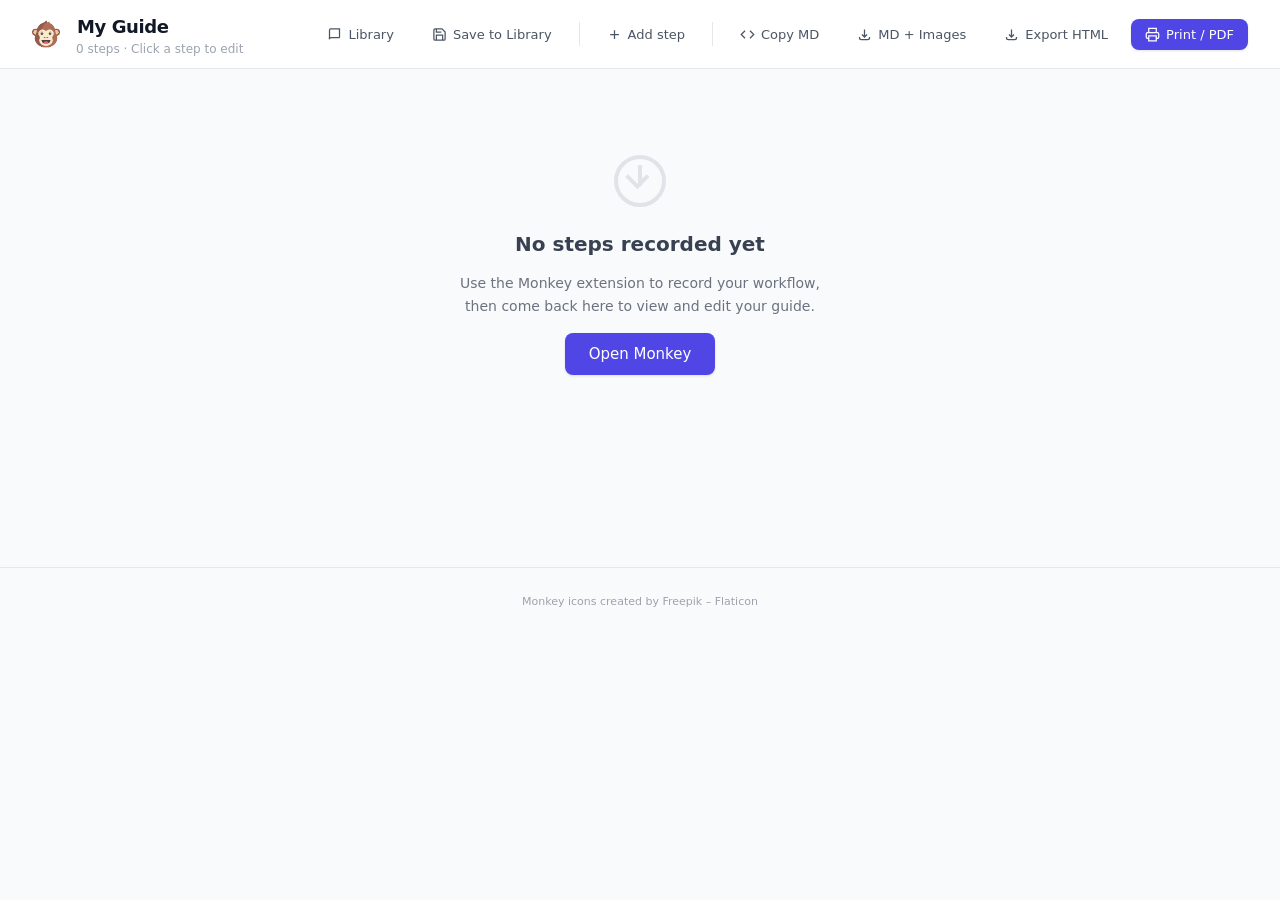
<file: monkey/guide.html>
<!DOCTYPE html>
<html lang="en">
<head>
  <meta charset="UTF-8" />
  <meta name="viewport" content="width=device-width, initial-scale=1.0" />
  <title>Monkey Guide</title>
  <link rel="stylesheet" href="guide.css" />
</head>
<body>
  <!-- Header -->
  <header class="header">
    <div class="header-left">
      <div class="logo">
        <img src="icons/icon48.png" width="28" height="28" alt="Monkey" style="border-radius:6px;" />
        <div>
          <h1 class="guide-title" id="guideTitle" contenteditable="true" spellcheck="true">My Guide</h1>
          <p class="guide-meta" id="guideMeta">0 steps · Click a step to edit</p>
        </div>
      </div>
    </div>
    <div class="header-right">
      <button class="btn btn-ghost" id="libraryBtn">
        <svg viewBox="0 0 24 24" fill="none" stroke="currentColor" stroke-width="2"><path d="M4 19.5A2.5 2.5 0 016.5 17H20M4 19.5A2.5 2.5 0 014 17V5a2 2 0 012-2h14v14"/></svg>
        Library
      </button>
      <button class="btn btn-ghost btn-save" id="saveBtn">
        <svg viewBox="0 0 24 24" fill="none" stroke="currentColor" stroke-width="2"><path d="M19 21H5a2 2 0 01-2-2V5a2 2 0 012-2h11l5 5v11a2 2 0 01-2 2zM17 21v-8H7v8M7 3v5h8"/></svg>
        <span id="saveBtnLabel">Save to Library</span>
      </button>
      <div class="divider"></div>
      <button class="btn btn-ghost" id="addStepBtn" title="Add a manual step">
        <svg viewBox="0 0 24 24" fill="none" stroke="currentColor" stroke-width="2"><path d="M12 5v14M5 12h14"/></svg>
        Add step
      </button>
      <div class="divider"></div>
      <button class="btn btn-ghost" id="copyMdBtn" title="Copy Markdown to clipboard">
        <svg viewBox="0 0 24 24" fill="none" stroke="currentColor" stroke-width="2"><path d="M16 18l6-6-6-6M8 6l-6 6 6 6"/></svg>
        Copy MD
      </button>
      <button class="btn btn-ghost" id="exportMdBtn" title="Download Markdown + images as ZIP">
        <svg viewBox="0 0 24 24" fill="none" stroke="currentColor" stroke-width="2"><path d="M4 16v1a3 3 0 003 3h10a3 3 0 003-3v-1M8 12l4 4 4-4M12 16V4"/></svg>
        MD + Images
      </button>
      <button class="btn btn-ghost" id="exportHtmlBtn" title="Export as HTML file">
        <svg viewBox="0 0 24 24" fill="none" stroke="currentColor" stroke-width="2"><path d="M4 16v1a3 3 0 003 3h10a3 3 0 003-3v-1M8 12l4 4 4-4M12 16V4"/></svg>
        Export HTML
      </button>
      <button class="btn btn-primary" id="printBtn">
        <svg viewBox="0 0 24 24" fill="none" stroke="currentColor" stroke-width="2"><path d="M6 9V2h12v7M6 18H4a2 2 0 01-2-2v-5a2 2 0 012-2h16a2 2 0 012 2v5a2 2 0 01-2 2h-2M6 14h12v8H6z"/></svg>
        Print / PDF
      </button>
    </div>
  </header>

  <!-- Toolbar (shown when editing) -->
  <div class="edit-toolbar hidden" id="editToolbar">
    <span class="toolbar-hint">
      <svg width="14" height="14" viewBox="0 0 24 24" fill="none" stroke="currentColor" stroke-width="2"><path d="M11 4H4a2 2 0 00-2 2v14a2 2 0 002 2h14a2 2 0 002-2v-7"/><path d="M18.5 2.5a2.121 2.121 0 013 3L12 15l-4 1 1-4 9.5-9.5z"/></svg>
      Editing step description — click outside or press Enter to save
    </span>
  </div>

  <!-- Empty state -->
  <div class="empty-state" id="emptyState">
    <div class="empty-icon">
      <svg width="64" height="64" viewBox="0 0 24 24" fill="none" stroke="#d1d5db" stroke-width="1.5">
        <path d="M15 10l-4 4-4-4M12 6v8M12 21a9 9 0 100-18 9 9 0 000 18z"/>
      </svg>
    </div>
    <h2>No steps recorded yet</h2>
    <p>Use the Monkey extension to record your workflow, then come back here to view and edit your guide.</p>
    <button class="btn btn-primary btn-lg" id="openExtBtn">Open Monkey</button>
  </div>

  <!-- Steps list -->
  <main class="main" id="mainContent">
    <div class="steps-list" id="stepsList"></div>
  </main>

  <!-- Step template (cloned via JS) -->
  <template id="stepTemplate">
    <article class="step-card" draggable="true">
      <div class="step-sidebar">
        <div class="step-number">1</div>
        <div class="step-connector"></div>
      </div>
      <div class="step-body">
        <div class="step-meta">
          <span class="step-page-title"></span>
          <span class="step-url"></span>
        </div>
        <div class="step-screenshot-wrap">
          <div class="step-screenshot-container">
            <img class="step-screenshot" alt="Step screenshot" />
            <div class="step-no-screenshot">No screenshot captured</div>
            <!-- Annotation dot injected by JS -->
          </div>
        </div>
        <div class="step-desc-wrap">
          <p class="step-desc" contenteditable="false" spellcheck="true"></p>
        </div>
        <div class="step-controls">
          <button class="ctrl-btn ctrl-up" title="Move up">↑</button>
          <button class="ctrl-btn ctrl-down" title="Move down">↓</button>
          <button class="ctrl-btn ctrl-edit" title="Edit description">✏️</button>
          <button class="ctrl-btn ctrl-delete" title="Delete step">🗑</button>
        </div>
      </div>
    </article>
  </template>

  <!-- Toast -->
  <div class="toast hidden" id="toast"></div>

  <footer class="guide-footer">
    <a href="https://www.flaticon.com/free-icons/monkey" title="monkey icons" target="_blank" rel="noopener">Monkey icons created by Freepik – Flaticon</a>
  </footer>

  <script src="jszip.min.js"></script>
  <script src="guide.js"></script>
</body>
</html>
</file>
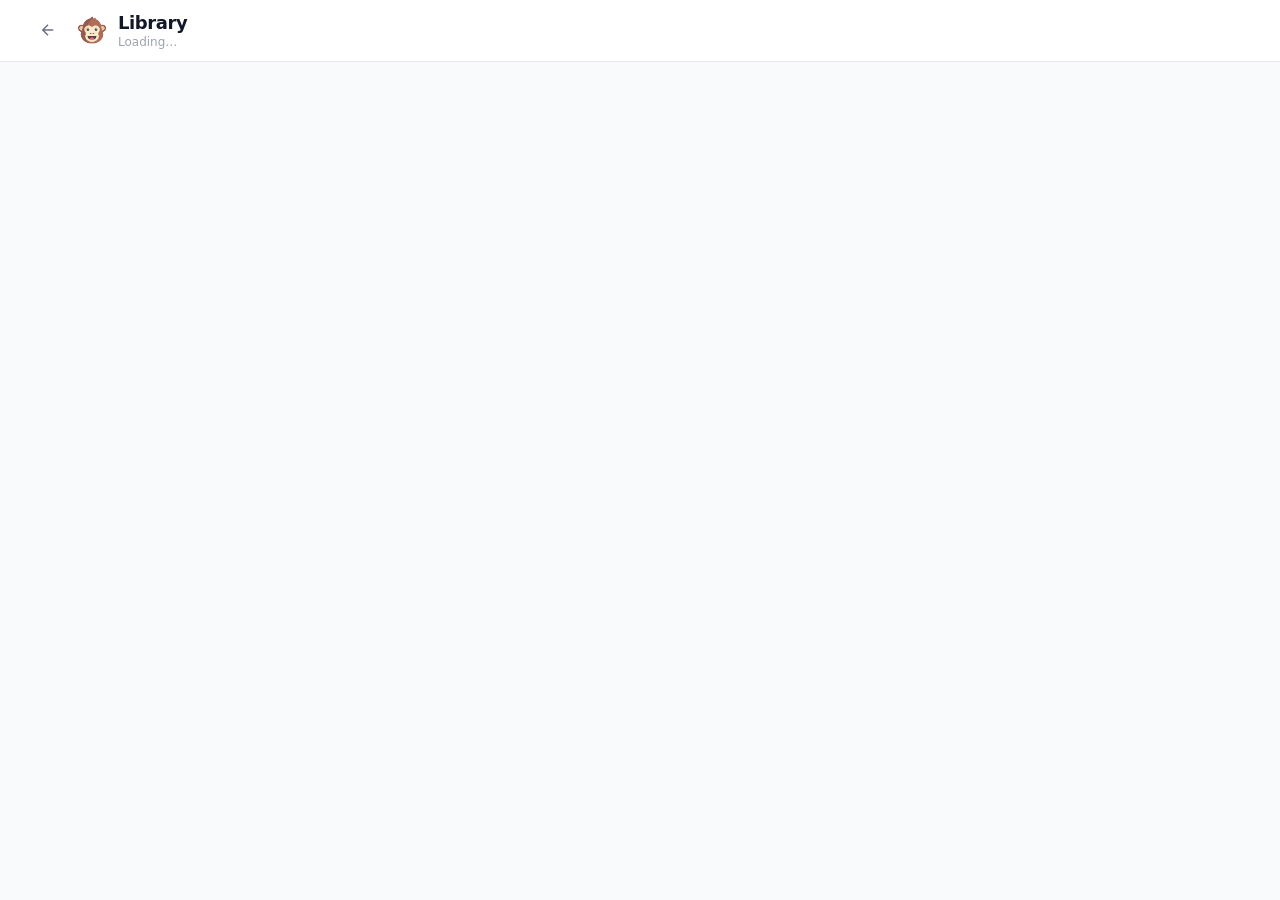
<file: monkey/library.html>
<!DOCTYPE html>
<html lang="en">
<head>
  <meta charset="UTF-8" />
  <meta name="viewport" content="width=device-width, initial-scale=1.0" />
  <title>Monkey – Library</title>
  <link rel="stylesheet" href="library.css" />
</head>
<body>
  <header class="header">
    <div class="header-left">
      <a href="#" id="backBtn" class="back-btn">
        <svg viewBox="0 0 24 24" fill="none" stroke="currentColor" stroke-width="2"><path d="M19 12H5M12 5l-7 7 7 7"/></svg>
      </a>
      <div class="logo">
        <img src="icons/icon48.png" width="28" height="28" alt="Monkey" style="border-radius:6px;" />
        <div>
          <h1 class="page-title">Library</h1>
          <p class="page-meta" id="pageMeta">Loading…</p>
        </div>
      </div>
    </div>
  </header>

  <main class="main">
    <div class="empty-state hidden" id="emptyState">
      <svg width="56" height="56" viewBox="0 0 24 24" fill="none" stroke="#d1d5db" stroke-width="1.2">
        <path d="M4 19.5A2.5 2.5 0 016.5 17H20M4 19.5A2.5 2.5 0 014 17V5a2 2 0 012-2h14v14"/>
      </svg>
      <h2>No saved guides yet</h2>
      <p>Record a workflow, open the full guide, then click <strong>Save to Library</strong>.</p>
    </div>
    <div class="grid" id="grid"></div>
  </main>

  <template id="cardTemplate">
    <article class="guide-card">
      <div class="card-thumb">
        <img class="card-thumb-img" alt="" />
        <div class="card-thumb-empty">
          <svg viewBox="0 0 24 24" fill="none" stroke="#9ca3af" stroke-width="1.5"><rect x="3" y="3" width="18" height="18" rx="2"/><path d="M3 9h18M9 21V9"/></svg>
        </div>
      </div>
      <div class="card-body">
        <h2 class="card-title" contenteditable="false" spellcheck="true"></h2>
        <p class="card-meta"></p>
      </div>
      <div class="card-actions">
        <button class="card-open">Open</button>
        <button class="card-delete" title="Delete guide">
          <svg viewBox="0 0 24 24" fill="none" stroke="currentColor" stroke-width="2"><path d="M3 6h18M8 6V4h8v2M19 6l-1 14H6L5 6"/></svg>
        </button>
      </div>
    </article>
  </template>

  <script src="library.js"></script>
</body>
</html>
</file>
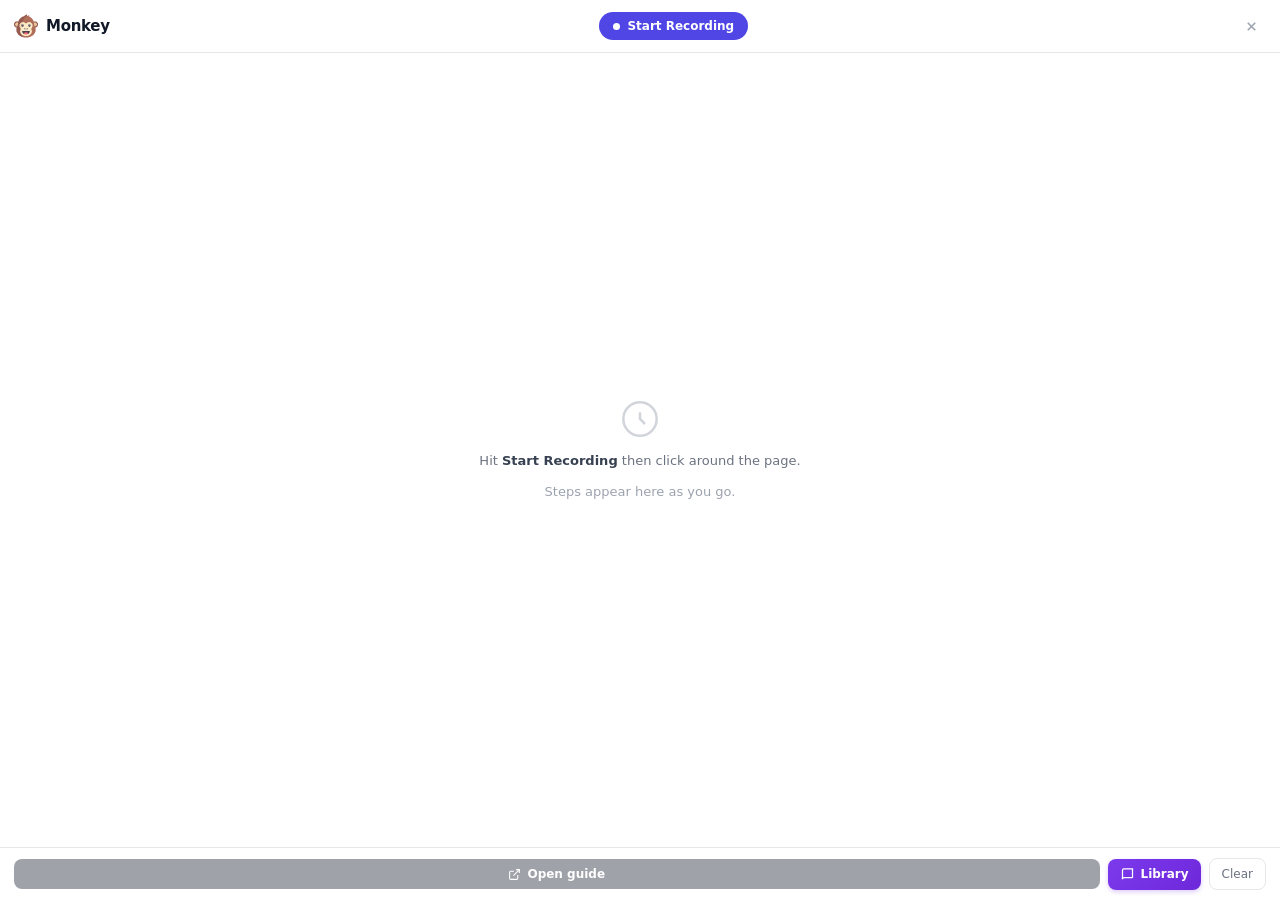
<file: monkey/sidepanel.html>
<!DOCTYPE html>
<html lang="en">
<head>
  <meta charset="UTF-8" />
  <meta name="viewport" content="width=device-width, initial-scale=1.0" />
  <title>Monkey</title>
  <link rel="stylesheet" href="sidepanel.css" />
</head>
<body>
  <header class="header">
    <div class="logo">
      <img src="icons/icon48.png" width="24" height="24" alt="Monkey" style="border-radius:5px;" />
      <span class="logo-text">Monkey</span>
    </div>
    <button class="record-btn" id="recordBtn">
      <span class="record-btn-dot"></span>
      <span id="recordBtnLabel">Start Recording</span>
    </button>
    <button class="pause-btn" id="pauseBtn" hidden>Pause</button>
    <button class="close-btn" id="closeBtn" title="Close sidebar">
      <svg viewBox="0 0 24 24" fill="none" stroke="currentColor" stroke-width="2.5"><path d="M18 6L6 18M6 6l12 12"/></svg>
    </button>
  </header>

  <div class="steps-wrap" id="stepsWrap">
    <div class="empty-state" id="emptyState">
      <svg width="40" height="40" viewBox="0 0 24 24" fill="none" stroke="#d1d5db" stroke-width="1.5">
        <circle cx="12" cy="12" r="10"/><path d="M12 8v4l3 3"/>
      </svg>
      <p>Hit <strong>Start Recording</strong> then click around the page.</p>
      <p class="empty-sub">Steps appear here as you go.</p>
    </div>
    <ol class="steps-list" id="stepsList"></ol>
  </div>

  <footer class="footer">
    <button class="btn-guide" id="openGuideBtn" disabled>
      <svg viewBox="0 0 24 24" fill="none" stroke="currentColor" stroke-width="2"><path d="M18 13v6a2 2 0 01-2 2H5a2 2 0 01-2-2V8a2 2 0 012-2h6M15 3h6v6M10 14L21 3"/></svg>
      Open guide
    </button>
    <button class="btn-library" id="libraryBtn" title="View saved guides">
      <svg viewBox="0 0 24 24" fill="none" stroke="currentColor" stroke-width="2"><path d="M4 19.5A2.5 2.5 0 016.5 17H20M4 19.5A2.5 2.5 0 014 17V5a2 2 0 012-2h14v14"/></svg>
      <span>Library</span>
    </button>
    <button class="btn-clear" id="clearBtn">Clear</button>
  </footer>

  <script src="sidepanel.js"></script>
</body>
</html>
</file>
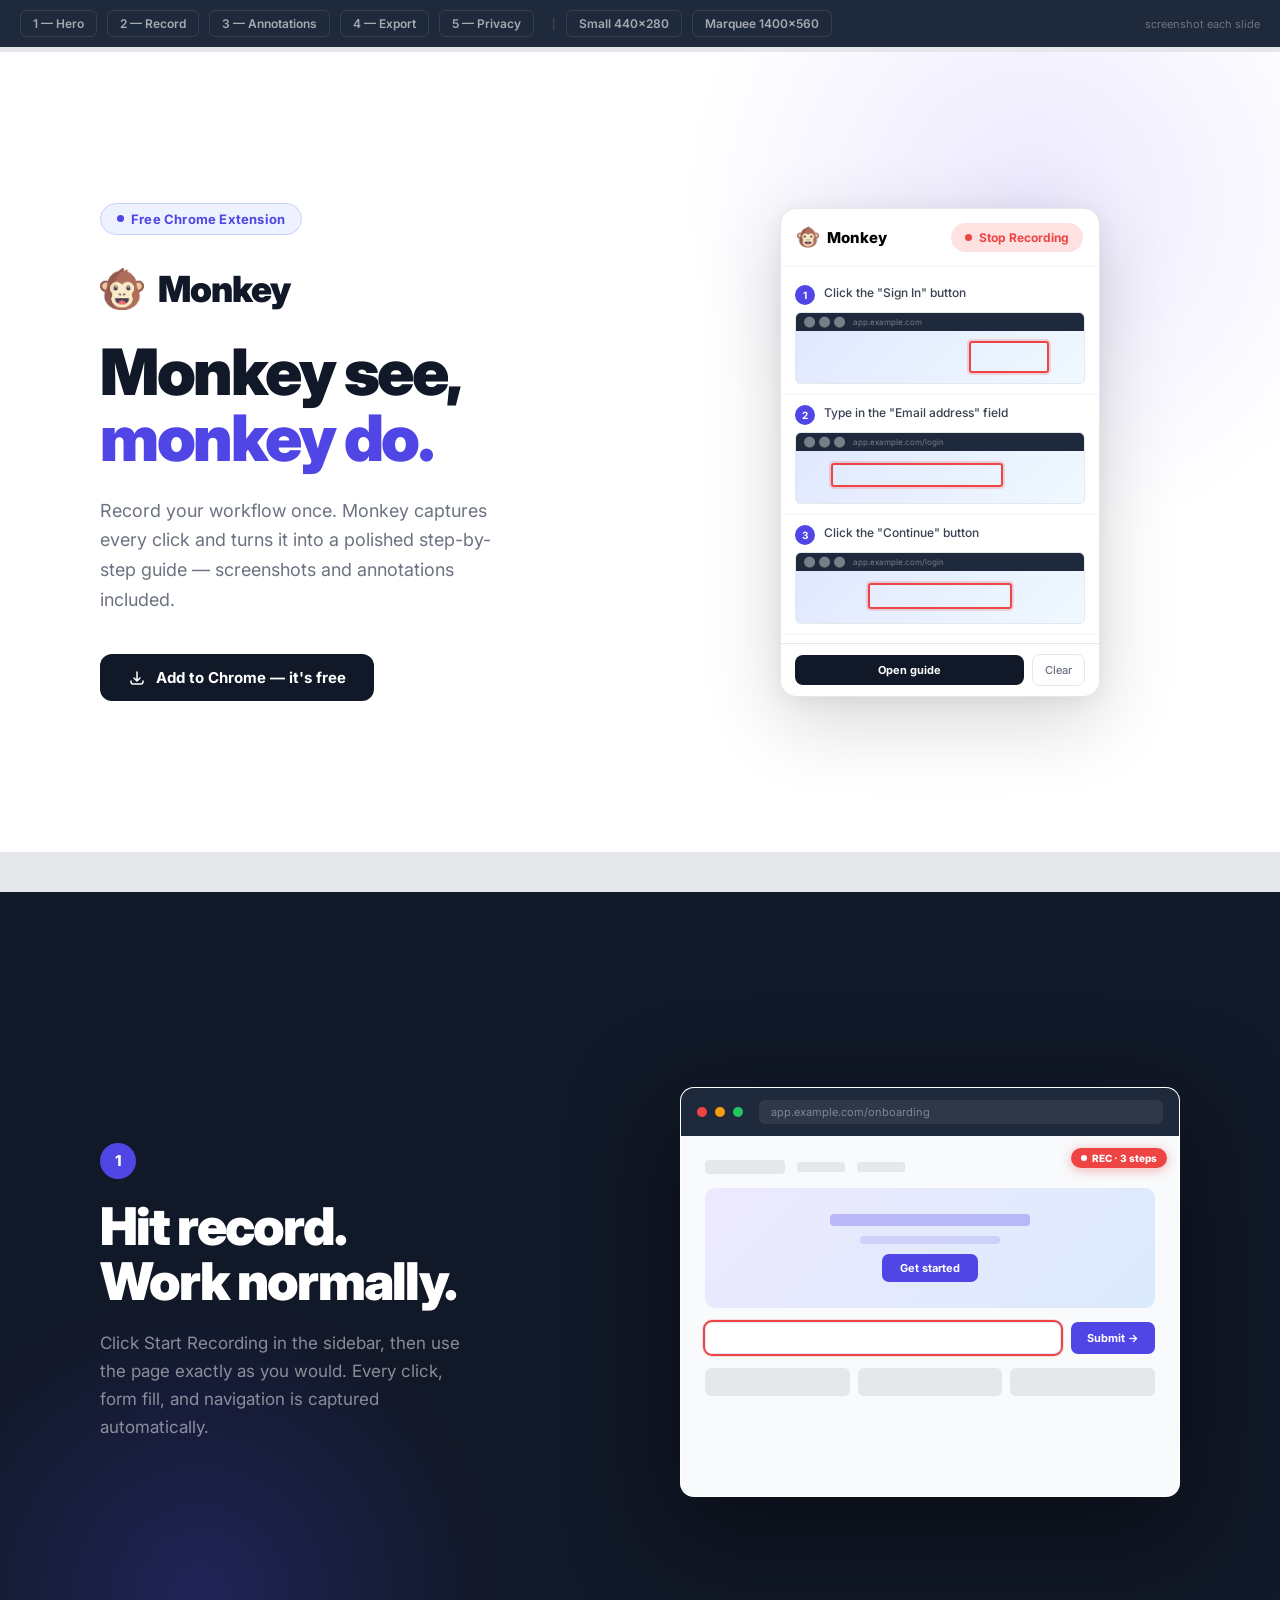
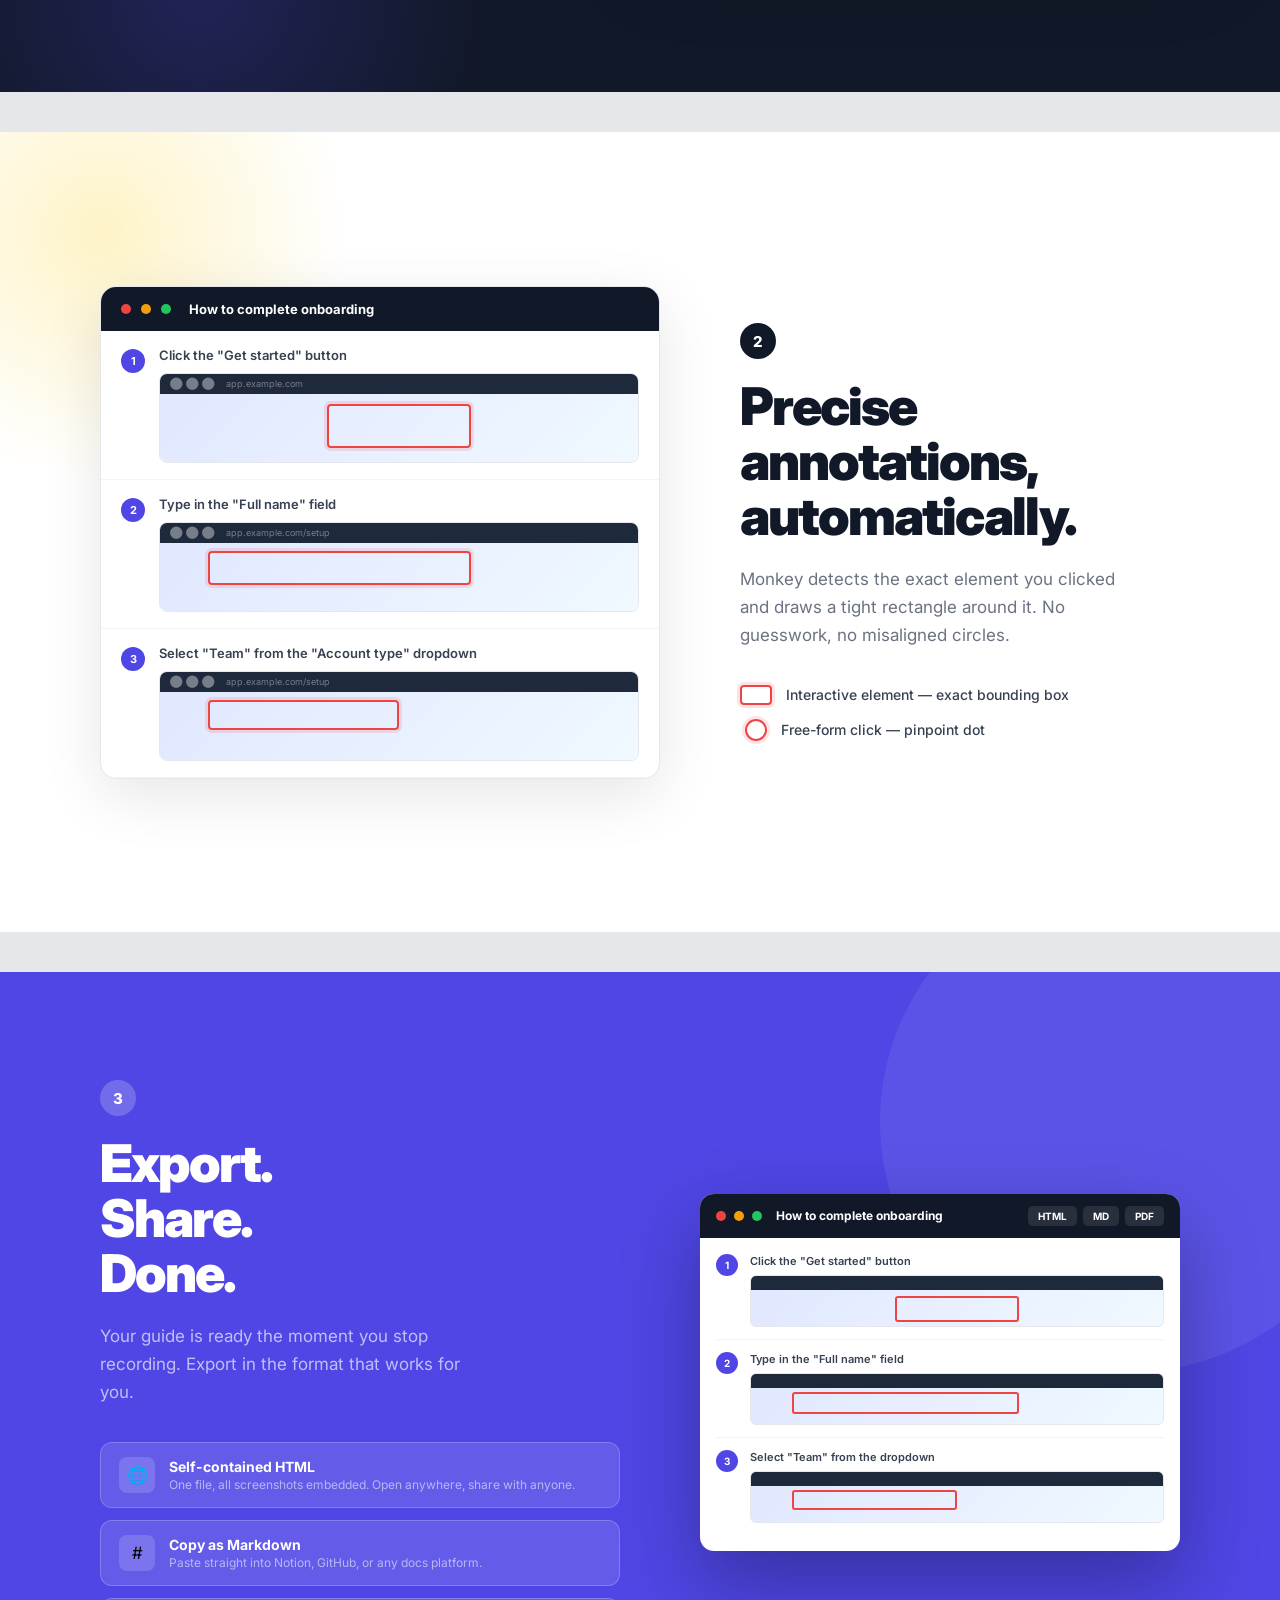
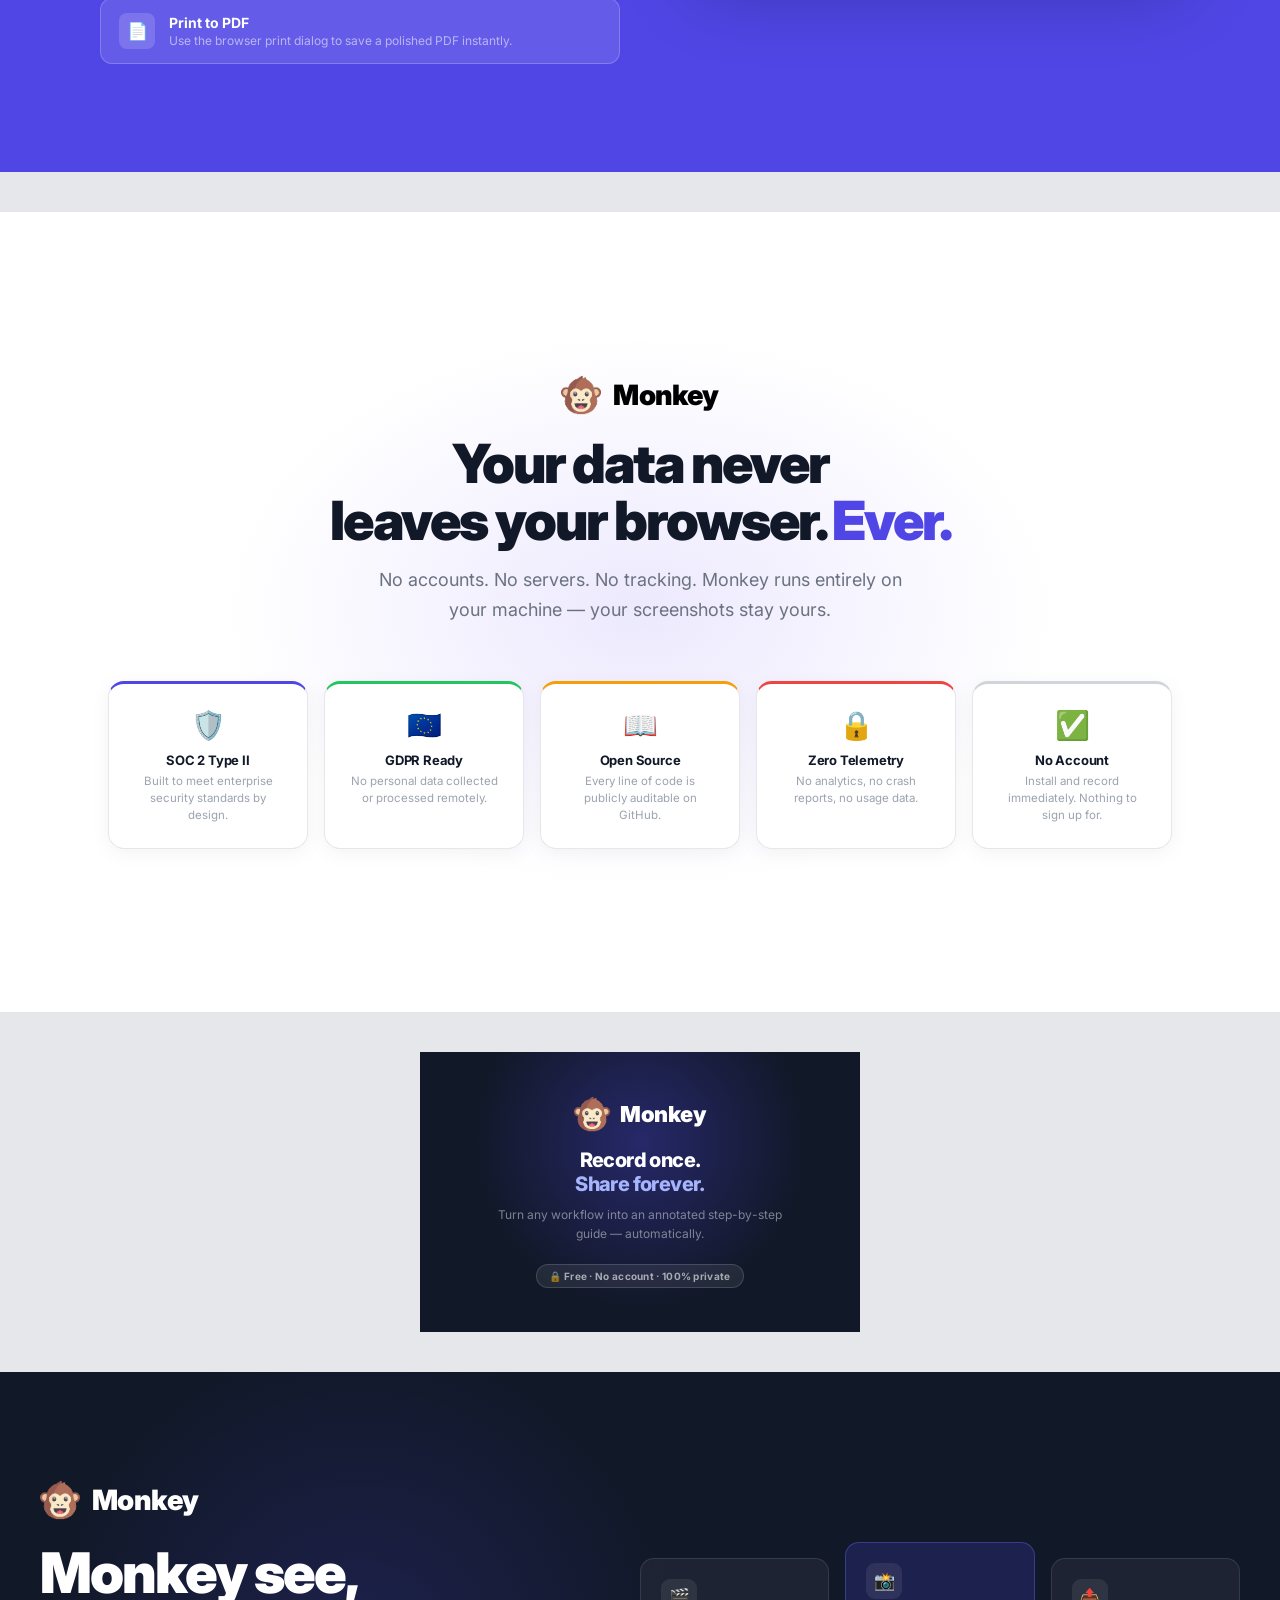
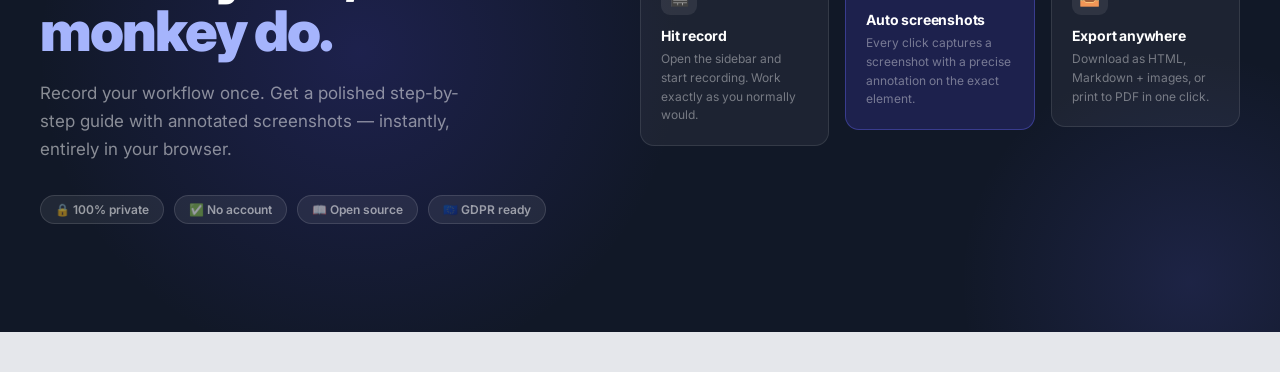
<file: promo/promo.html>
<!DOCTYPE html>
<html lang="en">
<head>
  <meta charset="UTF-8" />
  <title>Monkey — Promo Slides</title>
  <link href="https://fonts.googleapis.com/css2?family=Inter:wght@400;500;600;700;800;900&display=swap" rel="stylesheet" />
  <style>
    *, *::before, *::after { box-sizing: border-box; margin: 0; padding: 0; }

    :root {
      --indigo: #4f46e5;
      --indigo-dark: #4338ca;
      --indigo-light: #eef2ff;
      --red: #ef4444;
      --gray-50: #f9fafb;
      --gray-100: #f3f4f6;
      --gray-200: #e5e7eb;
      --gray-300: #d1d5db;
      --gray-400: #9ca3af;
      --gray-500: #6b7280;
      --gray-700: #374151;
      --gray-900: #111827;
    }

    body {
      font-family: 'Inter', -apple-system, sans-serif;
      -webkit-font-smoothing: antialiased;
      background: #e5e7eb;
    }

    /* ── Slide nav ─────────────────────────────────────────────────────────── */

    .slide-nav {
      position: fixed;
      top: 0; left: 0; right: 0;
      z-index: 1000;
      background: #1e293b;
      padding: 10px 20px;
      display: flex;
      gap: 10px;
      align-items: center;
    }

    .slide-nav a {
      color: rgba(255,255,255,0.6);
      text-decoration: none;
      font-size: 12px;
      font-weight: 600;
      padding: 5px 12px;
      border-radius: 6px;
      border: 1px solid rgba(255,255,255,0.1);
      transition: all 0.15s;
    }

    .slide-nav a:hover { background: rgba(255,255,255,0.1); color: white; }
    .slide-nav span { color: rgba(255,255,255,0.3); font-size: 11px; margin-left: 8px; }

    /* ── Slide wrapper ─────────────────────────────────────────────────────── */

    .slides { padding: 52px 0 40px; display: flex; flex-direction: column; gap: 40px; align-items: center; }

    .slide {
      width: 1280px;
      height: 800px;
      position: relative;
      overflow: hidden;
      flex-shrink: 0;
    }

    .slide-label {
      position: absolute;
      top: -24px;
      left: 0;
      font-size: 11px;
      font-weight: 700;
      color: var(--gray-500);
      text-transform: uppercase;
      letter-spacing: 1px;
    }

    /* ════════════════════════════════════════════════════════════════════════ */
    /* SLIDE 1 — Hero                                                          */
    /* ════════════════════════════════════════════════════════════════════════ */

    #slide-1 {
      background: #fff;
      display: flex;
      align-items: center;
      justify-content: space-between;
      padding: 0 100px;
    }

    #slide-1::before {
      content: '';
      position: absolute;
      top: -200px; right: -100px;
      width: 700px; height: 700px;
      border-radius: 50%;
      background: radial-gradient(circle, #ede9fe 0%, transparent 70%);
      pointer-events: none;
    }

    .s1-left {
      flex: 0 0 520px;
      position: relative;
      z-index: 1;
    }

    .s1-badge {
      display: inline-flex;
      align-items: center;
      gap: 7px;
      background: var(--indigo-light);
      color: var(--indigo);
      font-size: 13px;
      font-weight: 700;
      padding: 7px 16px;
      border-radius: 999px;
      border: 1px solid #c7d2fe;
      margin-bottom: 32px;
      letter-spacing: 0.2px;
    }

    .s1-badge-dot {
      width: 7px; height: 7px;
      border-radius: 50%;
      background: var(--indigo);
    }

    .s1-logo {
      display: flex;
      align-items: center;
      gap: 14px;
      margin-bottom: 28px;
    }

    .s1-logo img { border-radius: 12px; }

    .s1-logo-text {
      font-size: 36px;
      font-weight: 900;
      letter-spacing: -1px;
      color: var(--gray-900);
    }

    .s1-headline {
      font-size: 64px;
      font-weight: 900;
      letter-spacing: -2.5px;
      line-height: 1.04;
      color: var(--gray-900);
      margin-bottom: 24px;
    }

    .s1-headline em {
      font-style: normal;
      color: var(--indigo);
    }

    .s1-sub {
      font-size: 18px;
      color: var(--gray-500);
      line-height: 1.65;
      margin-bottom: 40px;
      max-width: 420px;
    }

    .s1-cta {
      display: inline-flex;
      align-items: center;
      gap: 10px;
      background: var(--gray-900);
      color: white;
      font-size: 15px;
      font-weight: 700;
      font-family: inherit;
      padding: 14px 28px;
      border-radius: 12px;
      border: none;
      text-decoration: none;
    }

    .s1-right {
      flex: 0 0 480px;
      position: relative;
      z-index: 1;
    }

    /* Sidepanel mockup */
    .sidepanel {
      width: 320px;
      background: white;
      border-radius: 16px;
      box-shadow: 0 24px 80px rgba(0,0,0,0.16), 0 4px 20px rgba(0,0,0,0.06);
      overflow: hidden;
      border: 1px solid var(--gray-200);
      margin: 0 auto;
    }

    .sp-header {
      display: flex;
      align-items: center;
      justify-content: space-between;
      padding: 14px 16px;
      border-bottom: 1px solid var(--gray-100);
    }

    .sp-logo { display: flex; align-items: center; gap: 8px; font-weight: 800; font-size: 15px; }
    .sp-logo img { border-radius: 5px; }

    .sp-rec-btn {
      display: flex;
      align-items: center;
      gap: 7px;
      padding: 7px 14px;
      border-radius: 999px;
      background: #fee2e2;
      color: var(--red);
      font-size: 12px;
      font-weight: 700;
      font-family: inherit;
    }

    .sp-rec-dot {
      width: 7px; height: 7px;
      border-radius: 50%;
      background: var(--red);
      animation: pulse 1.4s ease-in-out infinite;
    }

    @keyframes pulse { 0%,100%{opacity:1} 50%{opacity:0.3} }

    .sp-steps { padding: 8px 0; }

    .sp-step {
      display: flex;
      flex-direction: column;
      padding: 10px 14px;
      border-bottom: 1px solid var(--gray-100);
      animation: slideIn 0.18s ease;
    }

    @keyframes slideIn { from{opacity:0;transform:translateY(4px)} to{opacity:1;transform:none} }

    .sp-step-top { display: flex; align-items: flex-start; gap: 9px; margin-bottom: 7px; }

    .sp-num {
      width: 20px; height: 20px;
      border-radius: 50%;
      background: var(--indigo);
      color: white;
      font-size: 10px;
      font-weight: 700;
      display: flex;
      align-items: center;
      justify-content: center;
      flex-shrink: 0;
    }

    .sp-desc { font-size: 12px; font-weight: 500; color: var(--gray-700); line-height: 1.4; }

    .sp-thumb {
      border-radius: 6px;
      overflow: hidden;
      border: 1px solid var(--gray-200);
      height: 72px;
      background: linear-gradient(135deg, #e0e7ff 0%, #f0f9ff 100%);
      position: relative;
    }

    .sp-thumb-bar {
      position: absolute; top: 0; left: 0; right: 0; height: 18px;
      background: #1e293b;
      display: flex; align-items: center; padding: 0 8px; gap: 4px;
    }

    .sp-thumb-bar span { color: rgba(255,255,255,0.4); font-size: 8px; }

    .sp-annotation {
      position: absolute;
      border: 2px solid var(--red);
      border-radius: 3px;
      box-shadow: 0 0 0 2px rgba(239,68,68,0.2);
    }

    .sp-footer {
      display: flex;
      align-items: center;
      gap: 8px;
      padding: 10px 14px;
      border-top: 1px solid var(--gray-200);
    }

    .sp-btn-guide {
      flex: 1;
      padding: 8px;
      background: var(--gray-900);
      color: white;
      border-radius: 8px;
      font-size: 11px;
      font-weight: 700;
      text-align: center;
    }

    .sp-btn-clear {
      padding: 8px 12px;
      border: 1px solid var(--gray-200);
      border-radius: 8px;
      font-size: 11px;
      font-weight: 500;
      color: var(--gray-500);
    }

    /* ════════════════════════════════════════════════════════════════════════ */
    /* SLIDE 2 — Record workflow                                               */
    /* ════════════════════════════════════════════════════════════════════════ */

    #slide-2 {
      background: var(--gray-900);
      display: flex;
      align-items: center;
      padding: 0 100px;
      gap: 80px;
    }

    #slide-2::before {
      content: '';
      position: absolute;
      bottom: -200px; left: -100px;
      width: 600px; height: 600px;
      border-radius: 50%;
      background: radial-gradient(circle, rgba(79,70,229,0.25) 0%, transparent 70%);
      pointer-events: none;
    }

    .s2-left { flex: 1; position: relative; z-index: 1; }

    .s2-step-num {
      display: inline-flex;
      align-items: center;
      justify-content: center;
      width: 36px; height: 36px;
      border-radius: 50%;
      background: var(--indigo);
      color: white;
      font-size: 15px;
      font-weight: 800;
      margin-bottom: 20px;
    }

    .s2-headline {
      font-size: 52px;
      font-weight: 900;
      letter-spacing: -2px;
      line-height: 1.06;
      color: white;
      margin-bottom: 20px;
    }

    .s2-sub {
      font-size: 17px;
      color: rgba(255,255,255,0.5);
      line-height: 1.65;
      max-width: 380px;
    }

    .s2-right { flex: 0 0 500px; position: relative; z-index: 1; }

    /* Big browser mockup */
    .browser-mock {
      background: white;
      border-radius: 14px;
      overflow: hidden;
      box-shadow: 0 32px 100px rgba(0,0,0,0.5);
      border: 1px solid rgba(255,255,255,0.08);
    }

    .browser-bar {
      background: #1e293b;
      padding: 12px 16px;
      display: flex;
      align-items: center;
      gap: 8px;
    }

    .browser-dot { width: 10px; height: 10px; border-radius: 50%; }

    .browser-url {
      flex: 1;
      background: rgba(255,255,255,0.07);
      border-radius: 6px;
      padding: 5px 12px;
      color: rgba(255,255,255,0.4);
      font-size: 11px;
      margin-left: 8px;
    }

    .browser-body {
      height: 360px;
      background: #f8fafc;
      display: flex;
      align-items: center;
      justify-content: center;
      position: relative;
      overflow: hidden;
    }

    /* Fake web page inside browser */
    .fake-page {
      position: absolute;
      inset: 0;
      padding: 24px;
      display: flex;
      flex-direction: column;
      gap: 14px;
    }

    .fake-page-header {
      display: flex;
      align-items: center;
      justify-content: space-between;
    }

    .fake-logo-bar { display: flex; gap: 12px; align-items: center; }
    .fake-logo-box { width: 80px; height: 14px; background: var(--gray-200); border-radius: 4px; }
    .fake-nav-item { width: 48px; height: 10px; background: var(--gray-200); border-radius: 3px; }

    .fake-hero-area {
      background: linear-gradient(135deg, #ede9fe, #dbeafe);
      border-radius: 10px;
      height: 120px;
      display: flex;
      flex-direction: column;
      align-items: center;
      justify-content: center;
      gap: 10px;
    }

    .fake-h { background: var(--indigo); opacity: 0.3; border-radius: 4px; }

    .fake-btn {
      background: var(--indigo);
      color: white;
      font-size: 11px;
      font-weight: 700;
      padding: 7px 18px;
      border-radius: 7px;
      font-family: inherit;
      position: relative;
    }

    .fake-form-row { display: flex; gap: 10px; }
    .fake-input {
      flex: 1;
      height: 32px;
      background: white;
      border: 1.5px solid #e0e7ff;
      border-radius: 7px;
      box-shadow: 0 0 0 3px rgba(239,68,68,0.15);
      position: relative;
    }

    .fake-input::after {
      content: '';
      position: absolute;
      inset: -3px;
      border: 2px solid var(--red);
      border-radius: 9px;
    }

    /* recording indicator overlay */
    .rec-indicator {
      position: absolute;
      top: 12px; right: 12px;
      background: var(--red);
      color: white;
      font-size: 10px;
      font-weight: 800;
      padding: 4px 10px;
      border-radius: 999px;
      display: flex;
      align-items: center;
      gap: 5px;
      box-shadow: 0 2px 12px rgba(239,68,68,0.4);
    }

    .rec-dot { width: 6px; height: 6px; border-radius: 50%; background: white; animation: pulse 1.4s infinite; }

    /* ════════════════════════════════════════════════════════════════════════ */
    /* SLIDE 3 — Smart annotations                                             */
    /* ════════════════════════════════════════════════════════════════════════ */

    #slide-3 {
      background: white;
      display: flex;
      align-items: center;
      padding: 0 100px;
      gap: 80px;
    }

    #slide-3::after {
      content: '';
      position: absolute;
      top: -150px; left: -150px;
      width: 500px; height: 500px;
      border-radius: 50%;
      background: radial-gradient(circle, #fef3c7 0%, transparent 70%);
      pointer-events: none;
    }

    .s3-right { flex: 1; position: relative; z-index: 1; }

    .s3-headline {
      font-size: 52px;
      font-weight: 900;
      letter-spacing: -2px;
      line-height: 1.06;
      color: var(--gray-900);
      margin-bottom: 20px;
    }

    .s3-sub {
      font-size: 17px;
      color: var(--gray-500);
      line-height: 1.65;
      max-width: 380px;
      margin-bottom: 36px;
    }

    .annotation-legend {
      display: flex;
      flex-direction: column;
      gap: 14px;
    }

    .legend-item {
      display: flex;
      align-items: center;
      gap: 14px;
      font-size: 14px;
      font-weight: 500;
      color: var(--gray-700);
    }

    .legend-rect {
      width: 32px; height: 20px;
      border: 2.5px solid var(--red);
      border-radius: 4px;
      box-shadow: 0 0 0 3px rgba(239,68,68,0.15);
      flex-shrink: 0;
    }

    .legend-circle {
      width: 22px; height: 22px;
      border: 2.5px solid var(--red);
      border-radius: 50%;
      box-shadow: 0 0 0 3px rgba(239,68,68,0.15);
      flex-shrink: 0;
      margin-left: 5px;
    }

    .s3-left { flex: 0 0 560px; position: relative; z-index: 1; }

    /* Full guide card mockup */
    .guide-card {
      background: white;
      border: 1px solid var(--gray-200);
      border-radius: 16px;
      box-shadow: 0 16px 60px rgba(0,0,0,0.1);
      overflow: hidden;
    }

    .gc-header {
      background: var(--gray-900);
      padding: 14px 20px;
      display: flex;
      align-items: center;
      gap: 10px;
    }

    .gc-dot { width: 10px; height: 10px; border-radius: 50%; }

    .gc-title { color: white; font-size: 13px; font-weight: 700; margin-left: 8px; }

    .gc-step {
      display: flex;
      gap: 14px;
      padding: 16px 20px;
      border-bottom: 1px solid var(--gray-100);
      align-items: flex-start;
    }

    .gc-num {
      width: 24px; height: 24px;
      border-radius: 50%;
      background: var(--indigo);
      color: white;
      font-size: 11px;
      font-weight: 700;
      display: flex;
      align-items: center;
      justify-content: center;
      flex-shrink: 0;
      margin-top: 2px;
    }

    .gc-content { flex: 1; }

    .gc-desc { font-size: 13px; font-weight: 600; color: var(--gray-700); margin-bottom: 10px; }

    .gc-shot {
      border-radius: 8px;
      overflow: hidden;
      border: 1px solid var(--gray-200);
      position: relative;
      height: 90px;
    }

    .gc-shot-bg {
      position: absolute; inset: 0;
      background: linear-gradient(135deg, #e0e7ff 0%, #f0f9ff 100%);
    }

    .gc-shot-bar {
      position: absolute; top: 0; left: 0; right: 0; height: 20px;
      background: #1e293b;
      display: flex; align-items: center; padding: 0 10px; gap: 5px;
    }

    .gc-shot-bar span { color: rgba(255,255,255,0.4); font-size: 9px; }

    .gc-rect-annotation {
      position: absolute;
      border: 2.5px solid var(--red);
      border-radius: 4px;
      box-shadow: 0 0 0 3px rgba(239,68,68,0.15);
    }

    /* ════════════════════════════════════════════════════════════════════════ */
    /* SLIDE 4 — Export & share                                                */
    /* ════════════════════════════════════════════════════════════════════════ */

    #slide-4 {
      background: var(--indigo);
      display: flex;
      align-items: center;
      padding: 0 100px;
      gap: 80px;
    }

    #slide-4::before {
      content: '';
      position: absolute;
      top: -100px; right: -100px;
      width: 500px; height: 500px;
      border-radius: 50%;
      background: rgba(255,255,255,0.07);
      pointer-events: none;
    }

    .s4-left { flex: 1; position: relative; z-index: 1; }

    .s4-headline {
      font-size: 52px;
      font-weight: 900;
      letter-spacing: -2px;
      line-height: 1.06;
      color: white;
      margin-bottom: 20px;
    }

    .s4-sub {
      font-size: 17px;
      color: rgba(255,255,255,0.65);
      line-height: 1.65;
      max-width: 380px;
      margin-bottom: 36px;
    }

    .export-options {
      display: flex;
      flex-direction: column;
      gap: 12px;
    }

    .export-option {
      display: flex;
      align-items: center;
      gap: 14px;
      background: rgba(255,255,255,0.12);
      border: 1px solid rgba(255,255,255,0.2);
      border-radius: 12px;
      padding: 14px 18px;
    }

    .export-icon {
      width: 36px; height: 36px;
      border-radius: 8px;
      background: rgba(255,255,255,0.15);
      display: flex; align-items: center; justify-content: center;
      font-size: 17px;
      flex-shrink: 0;
    }

    .export-option h4 { font-size: 14px; font-weight: 700; color: white; margin-bottom: 2px; }
    .export-option p { font-size: 12px; color: rgba(255,255,255,0.55); }

    .s4-right { flex: 0 0 480px; position: relative; z-index: 1; }

    .export-preview {
      background: white;
      border-radius: 14px;
      overflow: hidden;
      box-shadow: 0 32px 80px rgba(0,0,0,0.3);
    }

    .ep-header {
      background: var(--gray-900);
      padding: 12px 16px;
      display: flex; align-items: center; gap: 8px;
    }

    .ep-dot { width: 10px; height: 10px; border-radius: 50%; }
    .ep-title { color: white; font-size: 12px; font-weight: 700; margin-left: 6px; flex: 1; }

    .ep-actions {
      display: flex; gap: 6px;
    }

    .ep-btn {
      background: rgba(255,255,255,0.1);
      color: white;
      font-size: 10px;
      font-weight: 700;
      padding: 4px 10px;
      border-radius: 5px;
      font-family: inherit;
    }

    .ep-body { padding: 16px; display: flex; flex-direction: column; gap: 12px; }

    .ep-step {
      display: flex; gap: 12px; align-items: flex-start;
      padding-bottom: 12px;
      border-bottom: 1px solid var(--gray-100);
    }

    .ep-num {
      width: 22px; height: 22px;
      border-radius: 50%;
      background: var(--indigo);
      color: white; font-size: 10px; font-weight: 700;
      display: flex; align-items: center; justify-content: center;
      flex-shrink: 0;
    }

    .ep-content { flex: 1; }
    .ep-desc { font-size: 11px; font-weight: 600; color: var(--gray-700); margin-bottom: 7px; }

    .ep-img {
      height: 52px;
      border-radius: 6px;
      border: 1px solid var(--gray-200);
      background: linear-gradient(135deg, #e0e7ff, #f0f9ff);
      position: relative;
      overflow: hidden;
    }

    .ep-img-bar {
      position: absolute; top: 0; left: 0; right: 0; height: 14px;
      background: #1e293b;
    }

    .ep-ann {
      position: absolute;
      border: 2px solid var(--red);
      border-radius: 3px;
    }

    /* ════════════════════════════════════════════════════════════════════════ */
    /* SLIDE 5 — Privacy / trust                                               */
    /* ════════════════════════════════════════════════════════════════════════ */

    #slide-5 {
      background: #fff;
      display: flex;
      flex-direction: column;
      align-items: center;
      justify-content: center;
      padding: 0 100px;
      text-align: center;
    }

    #slide-5::before {
      content: '';
      position: absolute;
      top: 50%; left: 50%;
      transform: translate(-50%, -50%);
      width: 900px; height: 600px;
      border-radius: 50%;
      background: radial-gradient(ellipse, #ede9fe 0%, transparent 65%);
      pointer-events: none;
    }

    .s5-logo {
      display: flex; align-items: center; gap: 12px;
      margin-bottom: 20px;
      position: relative; z-index: 1;
    }

    .s5-logo img { border-radius: 12px; }
    .s5-logo-text { font-size: 28px; font-weight: 900; letter-spacing: -0.8px; }

    .s5-headline {
      font-size: 54px;
      font-weight: 900;
      letter-spacing: -2px;
      line-height: 1.06;
      color: var(--gray-900);
      margin-bottom: 16px;
      max-width: 800px;
      position: relative; z-index: 1;
    }

    .s5-headline em { font-style: normal; color: var(--indigo); }

    .s5-sub {
      font-size: 18px;
      color: var(--gray-500);
      max-width: 560px;
      line-height: 1.65;
      margin-bottom: 56px;
      position: relative; z-index: 1;
    }

    .trust-grid {
      display: flex;
      gap: 16px;
      position: relative; z-index: 1;
    }

    .trust-card {
      background: white;
      border: 1px solid var(--gray-200);
      border-radius: 16px;
      padding: 24px 22px;
      width: 200px;
      text-align: center;
      box-shadow: 0 4px 20px rgba(0,0,0,0.05);
    }

    .trust-card-icon {
      font-size: 28px;
      margin-bottom: 10px;
      display: block;
    }

    .trust-card h4 {
      font-size: 13px;
      font-weight: 700;
      color: var(--gray-900);
      margin-bottom: 5px;
      letter-spacing: -0.2px;
    }

    .trust-card p {
      font-size: 11.5px;
      color: var(--gray-400);
      line-height: 1.5;
    }

    .trust-card-green { border-top: 3px solid #22c55e; }
    .trust-card-blue  { border-top: 3px solid var(--indigo); }
    .trust-card-amber { border-top: 3px solid #f59e0b; }
    .trust-card-red   { border-top: 3px solid var(--red); }
    .trust-card-gray  { border-top: 3px solid var(--gray-300); }
    /* ════════════════════════════════════════════════════════════════════════ */
    /* SMALL TILE 440×280                                                      */
    /* ════════════════════════════════════════════════════════════════════════ */

    #small-tile {
      width: 440px;
      height: 280px;
      background: var(--gray-900);
      display: flex;
      flex-direction: column;
      align-items: center;
      justify-content: center;
      text-align: center;
      padding: 32px;
      position: relative;
      overflow: hidden;
    }

    #small-tile::before {
      content: '';
      position: absolute;
      top: -80px; left: 50%; transform: translateX(-50%);
      width: 340px; height: 340px;
      border-radius: 50%;
      background: radial-gradient(circle, rgba(79,70,229,0.35) 0%, transparent 70%);
      pointer-events: none;
    }

    .st-logo {
      display: flex;
      align-items: center;
      gap: 10px;
      margin-bottom: 16px;
      position: relative; z-index: 1;
    }

    .st-logo img { border-radius: 8px; }
    .st-logo-text { font-size: 22px; font-weight: 900; color: white; letter-spacing: -0.5px; }

    .st-headline {
      font-size: 20px;
      font-weight: 800;
      color: white;
      letter-spacing: -0.6px;
      line-height: 1.2;
      margin-bottom: 10px;
      position: relative; z-index: 1;
    }

    .st-headline em { font-style: normal; color: #a5b4fc; }

    .st-sub {
      font-size: 12px;
      color: rgba(255,255,255,0.45);
      line-height: 1.55;
      max-width: 300px;
      margin-bottom: 20px;
      position: relative; z-index: 1;
    }

    .st-badge {
      display: inline-flex;
      align-items: center;
      gap: 6px;
      background: rgba(255,255,255,0.08);
      border: 1px solid rgba(255,255,255,0.15);
      color: rgba(255,255,255,0.6);
      font-size: 10px;
      font-weight: 700;
      padding: 5px 12px;
      border-radius: 999px;
      position: relative; z-index: 1;
      letter-spacing: 0.3px;
    }

    /* ════════════════════════════════════════════════════════════════════════ */
    /* MARQUEE TILE 1400×560                                                   */
    /* ════════════════════════════════════════════════════════════════════════ */

    #marquee-tile {
      width: 1400px;
      height: 560px;
      background: var(--gray-900);
      display: flex;
      align-items: center;
      padding: 0 100px;
      gap: 80px;
      position: relative;
      overflow: hidden;
    }

    #marquee-tile::before {
      content: '';
      position: absolute;
      top: 50%; left: 30%; transform: translate(-50%, -50%);
      width: 700px; height: 700px;
      border-radius: 50%;
      background: radial-gradient(circle, rgba(79,70,229,0.2) 0%, transparent 65%);
      pointer-events: none;
    }

    #marquee-tile::after {
      content: '';
      position: absolute;
      bottom: -200px; right: -100px;
      width: 500px; height: 500px;
      border-radius: 50%;
      background: radial-gradient(circle, rgba(99,102,241,0.15) 0%, transparent 65%);
      pointer-events: none;
    }

    .mt-left {
      flex: 0 0 520px;
      position: relative; z-index: 1;
    }

    .mt-logo {
      display: flex;
      align-items: center;
      gap: 12px;
      margin-bottom: 24px;
    }

    .mt-logo img { border-radius: 10px; }
    .mt-logo-text { font-size: 28px; font-weight: 900; color: white; letter-spacing: -0.6px; }

    .mt-headline {
      font-size: 56px;
      font-weight: 900;
      color: white;
      letter-spacing: -2px;
      line-height: 1.05;
      margin-bottom: 18px;
    }

    .mt-headline em { font-style: normal; color: #a5b4fc; }

    .mt-sub {
      font-size: 17px;
      color: rgba(255,255,255,0.5);
      line-height: 1.65;
      margin-bottom: 32px;
      max-width: 420px;
    }

    .mt-pills {
      display: flex;
      gap: 10px;
      flex-wrap: wrap;
    }

    .mt-pill {
      display: inline-flex;
      align-items: center;
      gap: 6px;
      background: rgba(255,255,255,0.07);
      border: 1px solid rgba(255,255,255,0.12);
      color: rgba(255,255,255,0.55);
      font-size: 12px;
      font-weight: 600;
      padding: 6px 14px;
      border-radius: 999px;
    }

    .mt-right {
      flex: 1;
      position: relative; z-index: 1;
      display: flex;
      gap: 16px;
      align-items: flex-start;
    }

    .mt-card {
      background: rgba(255,255,255,0.05);
      border: 1px solid rgba(255,255,255,0.1);
      border-radius: 14px;
      padding: 20px;
      flex: 1;
      transition: none;
    }

    .mt-card-icon {
      width: 36px; height: 36px;
      border-radius: 9px;
      background: rgba(255,255,255,0.08);
      display: flex; align-items: center; justify-content: center;
      font-size: 17px;
      margin-bottom: 12px;
    }

    .mt-card h4 {
      font-size: 14px;
      font-weight: 700;
      color: white;
      margin-bottom: 6px;
      letter-spacing: -0.2px;
    }

    .mt-card p {
      font-size: 12px;
      color: rgba(255,255,255,0.4);
      line-height: 1.55;
    }

    .mt-card.featured {
      background: rgba(79,70,229,0.2);
      border-color: rgba(99,102,241,0.4);
      margin-top: -16px;
    }
  </style>
</head>
<body>

<div class="slide-nav">
  <a href="#slide-1">1 — Hero</a>
  <a href="#slide-2">2 — Record</a>
  <a href="#slide-3">3 — Annotations</a>
  <a href="#slide-4">4 — Export</a>
  <a href="#slide-5">5 — Privacy</a>
  <span style="color:rgba(255,255,255,0.2)">|</span>
  <a href="#small-tile">Small 440×280</a>
  <a href="#marquee-tile">Marquee 1400×560</a>
  <span style="margin-left:auto;color:rgba(255,255,255,0.35);font-size:11px;">screenshot each slide</span>
</div>

<div class="slides">

  <!-- ══ SLIDE 1 ═══════════════════════════════════════════════════════════ -->
  <div class="slide" id="slide-1">
    <span class="slide-label">Slide 1 of 5</span>

    <div class="s1-left">
      <div class="s1-badge"><span class="s1-badge-dot"></span>Free Chrome Extension</div>
      <div class="s1-logo">
        <img src="../monkey/icons/icon48.png" width="44" height="44" alt="Monkey" />
        <span class="s1-logo-text">Monkey</span>
      </div>
      <h1 class="s1-headline">Monkey see,<br /><em>monkey do.</em></h1>
      <p class="s1-sub">Record your workflow once. Monkey captures every click and turns it into a polished step-by-step guide — screenshots and annotations included.</p>
      <a class="s1-cta">
        <svg width="18" height="18" viewBox="0 0 24 24" fill="none" stroke="currentColor" stroke-width="2" stroke-linecap="round" stroke-linejoin="round"><path d="M4 16v1a3 3 0 003 3h10a3 3 0 003-3v-1M8 12l4 4 4-4M12 16V4"/></svg>
        Add to Chrome — it's free
      </a>
    </div>

    <div class="s1-right">
      <div class="sidepanel">
        <div class="sp-header">
          <div class="sp-logo">
            <img src="../monkey/icons/icon48.png" width="22" height="22" alt="" />
            Monkey
          </div>
          <div class="sp-rec-btn"><span class="sp-rec-dot"></span>Stop Recording</div>
        </div>

        <div class="sp-steps">
          <div class="sp-step">
            <div class="sp-step-top">
              <div class="sp-num">1</div>
              <div class="sp-desc">Click the "Sign In" button</div>
            </div>
            <div class="sp-thumb">
              <div class="sp-thumb-bar"><span>⬤</span><span>⬤</span><span>⬤</span><span style="margin-left:4px">app.example.com</span></div>
              <div class="sp-annotation" style="top:28px;left:60%;width:28%;height:32px;"></div>
            </div>
          </div>
          <div class="sp-step">
            <div class="sp-step-top">
              <div class="sp-num">2</div>
              <div class="sp-desc">Type in the "Email address" field</div>
            </div>
            <div class="sp-thumb">
              <div class="sp-thumb-bar"><span>⬤</span><span>⬤</span><span>⬤</span><span style="margin-left:4px">app.example.com/login</span></div>
              <div class="sp-annotation" style="top:30px;left:12%;width:60%;height:24px;"></div>
            </div>
          </div>
          <div class="sp-step">
            <div class="sp-step-top">
              <div class="sp-num">3</div>
              <div class="sp-desc">Click the "Continue" button</div>
            </div>
            <div class="sp-thumb">
              <div class="sp-thumb-bar"><span>⬤</span><span>⬤</span><span>⬤</span><span style="margin-left:4px">app.example.com/login</span></div>
              <div class="sp-annotation" style="top:30px;left:25%;width:50%;height:26px;"></div>
            </div>
          </div>
        </div>

        <div class="sp-footer">
          <div class="sp-btn-guide">Open guide</div>
          <div class="sp-btn-clear">Clear</div>
        </div>
      </div>
    </div>
  </div>

  <!-- ══ SLIDE 2 ═══════════════════════════════════════════════════════════ -->
  <div class="slide" id="slide-2">
    <span class="slide-label">Slide 2 of 5</span>

    <div class="s2-left">
      <div class="s2-step-num">1</div>
      <h2 class="s2-headline">Hit record.<br/>Work normally.</h2>
      <p class="s2-sub">Click Start Recording in the sidebar, then use the page exactly as you would. Every click, form fill, and navigation is captured automatically.</p>
    </div>

    <div class="s2-right">
      <div class="browser-mock">
        <div class="browser-bar">
          <div class="browser-dot" style="background:#ef4444"></div>
          <div class="browser-dot" style="background:#f59e0b"></div>
          <div class="browser-dot" style="background:#22c55e"></div>
          <div class="browser-url">app.example.com/onboarding</div>
        </div>
        <div class="browser-body">
          <div class="fake-page">
            <div class="fake-page-header">
              <div class="fake-logo-bar">
                <div class="fake-logo-box"></div>
                <div class="fake-nav-item"></div>
                <div class="fake-nav-item"></div>
              </div>
            </div>
            <div class="fake-hero-area">
              <div class="fake-h" style="width:200px;height:12px;"></div>
              <div class="fake-h" style="width:140px;height:8px;opacity:0.15;"></div>
              <div class="fake-btn">Get started</div>
            </div>
            <div class="fake-form-row">
              <div class="fake-input"></div>
              <div style="height:32px;background:#4f46e5;border-radius:7px;padding:0 16px;display:flex;align-items:center;color:white;font-size:11px;font-weight:700;white-space:nowrap;flex-shrink:0;">Submit →</div>
            </div>
            <div style="display:flex;gap:8px;">
              <div style="flex:1;height:28px;background:var(--gray-200);border-radius:6px;"></div>
              <div style="flex:1;height:28px;background:var(--gray-200);border-radius:6px;"></div>
              <div style="flex:1;height:28px;background:var(--gray-200);border-radius:6px;"></div>
            </div>
          </div>
          <div class="rec-indicator"><span class="rec-dot"></span>REC · 3 steps</div>
        </div>
      </div>
    </div>
  </div>

  <!-- ══ SLIDE 3 ═══════════════════════════════════════════════════════════ -->
  <div class="slide" id="slide-3">
    <span class="slide-label">Slide 3 of 5</span>

    <div class="s3-left">
      <div class="guide-card">
        <div class="gc-header">
          <div class="gc-dot" style="background:#ef4444"></div>
          <div class="gc-dot" style="background:#f59e0b"></div>
          <div class="gc-dot" style="background:#22c55e"></div>
          <span class="gc-title">How to complete onboarding</span>
        </div>

        <div class="gc-step">
          <div class="gc-num">1</div>
          <div class="gc-content">
            <p class="gc-desc">Click the "Get started" button</p>
            <div class="gc-shot">
              <div class="gc-shot-bg"></div>
              <div class="gc-shot-bar"><span>⬤ ⬤ ⬤</span><span style="margin-left:6px">app.example.com</span></div>
              <div class="gc-rect-annotation" style="top:30px;left:35%;width:30%;height:44px;"></div>
            </div>
          </div>
        </div>

        <div class="gc-step">
          <div class="gc-num">2</div>
          <div class="gc-content">
            <p class="gc-desc">Type in the "Full name" field</p>
            <div class="gc-shot">
              <div class="gc-shot-bg"></div>
              <div class="gc-shot-bar"><span>⬤ ⬤ ⬤</span><span style="margin-left:6px">app.example.com/setup</span></div>
              <div class="gc-rect-annotation" style="top:28px;left:10%;width:55%;height:34px;"></div>
            </div>
          </div>
        </div>

        <div class="gc-step">
          <div class="gc-num">3</div>
          <div class="gc-content">
            <p class="gc-desc">Select "Team" from the "Account type" dropdown</p>
            <div class="gc-shot">
              <div class="gc-shot-bg"></div>
              <div class="gc-shot-bar"><span>⬤ ⬤ ⬤</span><span style="margin-left:6px">app.example.com/setup</span></div>
              <div class="gc-rect-annotation" style="top:28px;left:10%;width:40%;height:30px;"></div>
            </div>
          </div>
        </div>
      </div>
    </div>

    <div class="s3-right">
      <div class="s2-step-num" style="background:var(--gray-900)">2</div>
      <h2 class="s3-headline">Precise<br/>annotations,<br/>automatically.</h2>
      <p class="s3-sub">Monkey detects the exact element you clicked and draws a tight rectangle around it. No guesswork, no misaligned circles.</p>
      <div class="annotation-legend">
        <div class="legend-item"><div class="legend-rect"></div>Interactive element — exact bounding box</div>
        <div class="legend-item"><div class="legend-circle"></div>Free-form click — pinpoint dot</div>
      </div>
    </div>
  </div>

  <!-- ══ SLIDE 4 ═══════════════════════════════════════════════════════════ -->
  <div class="slide" id="slide-4">
    <span class="slide-label">Slide 4 of 5</span>

    <div class="s4-left">
      <div class="s2-step-num" style="background:rgba(255,255,255,0.2);color:white;">3</div>
      <h2 class="s4-headline">Export.<br/>Share.<br/>Done.</h2>
      <p class="s4-sub">Your guide is ready the moment you stop recording. Export in the format that works for you.</p>
      <div class="export-options">
        <div class="export-option">
          <div class="export-icon">🌐</div>
          <div>
            <h4>Self-contained HTML</h4>
            <p>One file, all screenshots embedded. Open anywhere, share with anyone.</p>
          </div>
        </div>
        <div class="export-option">
          <div class="export-icon">#</div>
          <div>
            <h4>Copy as Markdown</h4>
            <p>Paste straight into Notion, GitHub, or any docs platform.</p>
          </div>
        </div>
        <div class="export-option">
          <div class="export-icon">📄</div>
          <div>
            <h4>Print to PDF</h4>
            <p>Use the browser print dialog to save a polished PDF instantly.</p>
          </div>
        </div>
      </div>
    </div>

    <div class="s4-right">
      <div class="export-preview">
        <div class="ep-header">
          <div class="ep-dot" style="background:#ef4444"></div>
          <div class="ep-dot" style="background:#f59e0b"></div>
          <div class="ep-dot" style="background:#22c55e"></div>
          <span class="ep-title">How to complete onboarding</span>
          <div class="ep-actions">
            <div class="ep-btn">HTML</div>
            <div class="ep-btn">MD</div>
            <div class="ep-btn">PDF</div>
          </div>
        </div>
        <div class="ep-body">
          <div class="ep-step">
            <div class="ep-num">1</div>
            <div class="ep-content">
              <p class="ep-desc">Click the "Get started" button</p>
              <div class="ep-img"><div class="ep-img-bar"></div><div class="ep-ann" style="top:20px;left:35%;width:30%;height:26px;"></div></div>
            </div>
          </div>
          <div class="ep-step">
            <div class="ep-num">2</div>
            <div class="ep-content">
              <p class="ep-desc">Type in the "Full name" field</p>
              <div class="ep-img"><div class="ep-img-bar"></div><div class="ep-ann" style="top:18px;left:10%;width:55%;height:22px;"></div></div>
            </div>
          </div>
          <div class="ep-step" style="border-bottom:none">
            <div class="ep-num">3</div>
            <div class="ep-content">
              <p class="ep-desc">Select "Team" from the dropdown</p>
              <div class="ep-img"><div class="ep-img-bar"></div><div class="ep-ann" style="top:18px;left:10%;width:40%;height:20px;"></div></div>
            </div>
          </div>
        </div>
      </div>
    </div>
  </div>

  <!-- ══ SLIDE 5 ═══════════════════════════════════════════════════════════ -->
  <div class="slide" id="slide-5">
    <span class="slide-label">Slide 5 of 5</span>

    <div class="s5-logo">
      <img src="../monkey/icons/icon48.png" width="40" height="40" alt="Monkey" />
      <span class="s5-logo-text">Monkey</span>
    </div>

    <h2 class="s5-headline">Your data never<br/>leaves your browser. <em>Ever.</em></h2>
    <p class="s5-sub">No accounts. No servers. No tracking. Monkey runs entirely on your machine — your screenshots stay yours.</p>

    <div class="trust-grid">
      <div class="trust-card trust-card-blue">
        <span class="trust-card-icon">🛡️</span>
        <h4>SOC 2 Type II</h4>
        <p>Built to meet enterprise security standards by design.</p>
      </div>
      <div class="trust-card trust-card-green">
        <span class="trust-card-icon">🇪🇺</span>
        <h4>GDPR Ready</h4>
        <p>No personal data collected or processed remotely.</p>
      </div>
      <div class="trust-card trust-card-amber">
        <span class="trust-card-icon">📖</span>
        <h4>Open Source</h4>
        <p>Every line of code is publicly auditable on GitHub.</p>
      </div>
      <div class="trust-card trust-card-red">
        <span class="trust-card-icon">🔒</span>
        <h4>Zero Telemetry</h4>
        <p>No analytics, no crash reports, no usage data.</p>
      </div>
      <div class="trust-card trust-card-gray">
        <span class="trust-card-icon">✅</span>
        <h4>No Account</h4>
        <p>Install and record immediately. Nothing to sign up for.</p>
      </div>
    </div>
  </div>

  <!-- ══ SMALL TILE 440×280 ════════════════════════════════════════════════ -->
  <div class="slide" id="small-tile" style="width:440px;height:280px;">
    <span class="slide-label">Small tile · 440×280</span>
    <div class="st-logo">
      <img src="../monkey/icons/icon48.png" width="36" height="36" alt="Monkey" />
      <span class="st-logo-text">Monkey</span>
    </div>
    <h2 class="st-headline">Record once.<br/><em>Share forever.</em></h2>
    <p class="st-sub">Turn any workflow into an annotated step-by-step guide — automatically.</p>
    <div class="st-badge">🔒 Free · No account · 100% private</div>
  </div>

  <!-- ══ MARQUEE TILE 1400×560 ═════════════════════════════════════════════ -->
  <div class="slide" id="marquee-tile" style="width:1400px;height:560px;">
    <span class="slide-label">Marquee tile · 1400×560</span>

    <div class="mt-left">
      <div class="mt-logo">
        <img src="../monkey/icons/icon48.png" width="40" height="40" alt="Monkey" />
        <span class="mt-logo-text">Monkey</span>
      </div>
      <h2 class="mt-headline">Monkey see,<br/><em>monkey do.</em></h2>
      <p class="mt-sub">Record your workflow once. Get a polished step-by-step guide with annotated screenshots — instantly, entirely in your browser.</p>
      <div class="mt-pills">
        <span class="mt-pill">🔒 100% private</span>
        <span class="mt-pill">✅ No account</span>
        <span class="mt-pill">📖 Open source</span>
        <span class="mt-pill">🇪🇺 GDPR ready</span>
      </div>
    </div>

    <div class="mt-right">
      <div class="mt-card">
        <div class="mt-card-icon">🎬</div>
        <h4>Hit record</h4>
        <p>Open the sidebar and start recording. Work exactly as you normally would.</p>
      </div>
      <div class="mt-card featured">
        <div class="mt-card-icon">📸</div>
        <h4>Auto screenshots</h4>
        <p>Every click captures a screenshot with a precise annotation on the exact element.</p>
      </div>
      <div class="mt-card">
        <div class="mt-card-icon">📤</div>
        <h4>Export anywhere</h4>
        <p>Download as HTML, Markdown + images, or print to PDF in one click.</p>
      </div>
    </div>
  </div>

</div>


</body>
</html>
</file>
<file: monkey/guide.css>
*, *::before, *::after { box-sizing: border-box; margin: 0; padding: 0; }

:root {
  --indigo: #4f46e5;
  --indigo-dark: #4338ca;
  --indigo-light: #eef2ff;
  --red: #ef4444;
  --amber: #f59e0b;
  --gray-50: #f9fafb;
  --gray-100: #f3f4f6;
  --gray-200: #e5e7eb;
  --gray-300: #d1d5db;
  --gray-400: #9ca3af;
  --gray-500: #6b7280;
  --gray-600: #4b5563;
  --gray-700: #374151;
  --gray-900: #111827;
  --shadow-sm: 0 1px 3px rgba(0,0,0,0.08), 0 1px 2px rgba(0,0,0,0.04);
  --shadow: 0 4px 12px rgba(0,0,0,0.08), 0 1px 3px rgba(0,0,0,0.04);
  --shadow-lg: 0 10px 30px rgba(0,0,0,0.1), 0 2px 6px rgba(0,0,0,0.05);
  --radius: 12px;
}

html { scroll-behavior: smooth; }

body {
  font-family: -apple-system, BlinkMacSystemFont, 'Segoe UI', system-ui, sans-serif;
  font-size: 14px;
  color: var(--gray-900);
  background: var(--gray-50);
  min-height: 100vh;
}

/* ── Header ──────────────────────────────────────────────────────────────── */

.header {
  position: sticky;
  top: 0;
  z-index: 100;
  background: rgba(255,255,255,0.9);
  backdrop-filter: blur(12px);
  border-bottom: 1px solid var(--gray-200);
  padding: 12px 32px;
  display: flex;
  align-items: center;
  justify-content: space-between;
  gap: 16px;
}

.header-left { flex: 1; min-width: 0; }
.header-right { display: flex; align-items: center; gap: 8px; flex-shrink: 0; }

.logo { display: flex; align-items: center; gap: 12px; }

.guide-title {
  font-size: 18px;
  font-weight: 700;
  letter-spacing: -0.4px;
  color: var(--gray-900);
  border-radius: 4px;
  padding: 2px 4px;
  outline: none;
  border: 1.5px solid transparent;
  transition: border-color 0.15s;
  cursor: text;
  line-height: 1.3;
}
.guide-title:focus { border-color: var(--indigo); background: var(--indigo-light); }

.guide-meta {
  font-size: 12px;
  color: var(--gray-400);
  margin-top: 1px;
  padding-left: 4px;
}

.divider { width: 1px; height: 24px; background: var(--gray-200); margin: 0 4px; }

/* ── Buttons ─────────────────────────────────────────────────────────────── */

.btn {
  display: inline-flex;
  align-items: center;
  gap: 6px;
  padding: 8px 14px;
  border-radius: 8px;
  border: none;
  cursor: pointer;
  font-size: 13px;
  font-weight: 500;
  font-family: inherit;
  transition: all 0.15s ease;
  white-space: nowrap;
}

.btn svg { width: 15px; height: 15px; flex-shrink: 0; }

.btn-ghost {
  background: transparent;
  color: var(--gray-600);
  border: 1px solid transparent;
}
.btn-ghost:hover { background: var(--gray-100); color: var(--gray-900); border-color: var(--gray-200); }

.btn-primary {
  background: var(--indigo);
  color: white;
  box-shadow: var(--shadow-sm);
}
.btn-primary:hover { background: var(--indigo-dark); box-shadow: var(--shadow); transform: translateY(-1px); }

.btn-lg { padding: 12px 24px; font-size: 15px; }

/* ── Edit toolbar ────────────────────────────────────────────────────────── */

.edit-toolbar {
  background: #fefce8;
  border-bottom: 1px solid #fde68a;
  padding: 8px 32px;
  display: flex;
  align-items: center;
}

.toolbar-hint {
  display: flex;
  align-items: center;
  gap: 6px;
  font-size: 12px;
  color: #92400e;
  font-weight: 500;
}
.toolbar-hint svg { color: #d97706; }

/* ── Empty state ─────────────────────────────────────────────────────────── */

.empty-state {
  display: flex;
  flex-direction: column;
  align-items: center;
  justify-content: center;
  gap: 16px;
  padding: 80px 32px;
  text-align: center;
}

.empty-state h2 { font-size: 20px; font-weight: 700; color: var(--gray-700); }
.empty-state p { color: var(--gray-500); max-width: 360px; line-height: 1.6; }
.empty-icon { opacity: 0.6; }

/* ── Main content ────────────────────────────────────────────────────────── */

.main {
  max-width: 860px;
  margin: 0 auto;
  padding: 32px 24px 80px;
}

/* ── Steps ───────────────────────────────────────────────────────────────── */

.steps-list {
  display: flex;
  flex-direction: column;
  gap: 0;
}

.step-card {
  display: flex;
  gap: 0;
  position: relative;
}

.step-card.drag-over { outline: 2px dashed var(--indigo); border-radius: var(--radius); }
.step-card.dragging { opacity: 0.4; }

/* Sidebar: number + connector line */
.step-sidebar {
  display: flex;
  flex-direction: column;
  align-items: center;
  width: 48px;
  flex-shrink: 0;
  padding-top: 24px;
}

.step-number {
  width: 32px;
  height: 32px;
  border-radius: 50%;
  background: var(--indigo);
  color: white;
  font-size: 13px;
  font-weight: 700;
  display: flex;
  align-items: center;
  justify-content: center;
  flex-shrink: 0;
  box-shadow: 0 0 0 4px var(--indigo-light);
  z-index: 1;
}

.step-connector {
  flex: 1;
  width: 2px;
  background: var(--gray-200);
  margin: 6px 0;
  min-height: 24px;
}

.step-card:last-child .step-connector { display: none; }

/* Body */
.step-body {
  flex: 1;
  min-width: 0;
  padding: 20px 0 28px 20px;
}

.step-meta {
  display: flex;
  align-items: center;
  gap: 8px;
  margin-bottom: 12px;
  flex-wrap: wrap;
}

.step-page-title {
  font-size: 11px;
  font-weight: 600;
  color: var(--gray-500);
  text-transform: uppercase;
  letter-spacing: 0.5px;
}

.step-url {
  font-size: 11px;
  color: var(--gray-400);
  max-width: 300px;
  white-space: nowrap;
  overflow: hidden;
  text-overflow: ellipsis;
}

/* Screenshot */
.step-screenshot-wrap {
  margin-bottom: 14px;
}

.step-screenshot-container {
  position: relative;
  display: block;
  border-radius: var(--radius);
  overflow: hidden;
  box-shadow: var(--shadow-lg);
  border: 1px solid var(--gray-200);
  background: var(--gray-100);
  cursor: zoom-in;
}

.step-screenshot {
  display: block;
  width: 100%;
  height: auto;
}

.step-no-screenshot {
  display: none;
  padding: 40px 60px;
  color: var(--gray-400);
  font-size: 13px;
  font-style: italic;
}

/* Annotation rectangle overlay */
.step-annotation {
  position: absolute;
  border-radius: 5px;
  border: 2.5px solid var(--red);
  box-shadow: 0 0 0 3px rgba(239,68,68,0.18), 0 2px 10px rgba(0,0,0,0.2);
  pointer-events: none;
}

/* Circle annotation for non-interactive clicks */
.step-annotation--circle {
  width: 40px;
  height: 40px;
  border-radius: 50%;
  transform: translate(-50%, -50%);
}

/* Description */
.step-desc-wrap {
  margin-bottom: 10px;
}

.step-desc {
  font-size: 15px;
  line-height: 1.6;
  color: var(--gray-700);
  font-weight: 500;
  padding: 8px 10px;
  border-radius: 6px;
  border: 1.5px solid transparent;
  outline: none;
  transition: all 0.15s;
  cursor: default;
}

.step-desc[contenteditable="true"] {
  background: var(--indigo-light);
  border-color: var(--indigo);
  cursor: text;
  color: var(--gray-900);
}

/* Controls */
.step-controls {
  display: flex;
  gap: 4px;
  opacity: 0;
  transition: opacity 0.15s;
}

.step-card:hover .step-controls { opacity: 1; }

.ctrl-btn {
  background: white;
  border: 1px solid var(--gray-200);
  border-radius: 6px;
  padding: 4px 10px;
  font-size: 13px;
  cursor: pointer;
  transition: all 0.1s;
  color: var(--gray-600);
  font-family: inherit;
}

.ctrl-btn:hover { background: var(--gray-100); border-color: var(--gray-300); }
.ctrl-btn.ctrl-delete:hover { background: #fee2e2; border-color: #fca5a5; color: var(--red); }
.ctrl-btn.ctrl-edit:hover { background: var(--indigo-light); border-color: #a5b4fc; color: var(--indigo); }

/* ── Image lightbox ──────────────────────────────────────────────────────── */

.lightbox {
  position: fixed;
  inset: 0;
  background: rgba(0,0,0,0.85);
  z-index: 9999;
  display: flex;
  align-items: center;
  justify-content: center;
  padding: 32px;
  cursor: zoom-out;
  backdrop-filter: blur(4px);
}

.lightbox img {
  max-width: 100%;
  max-height: 100%;
  border-radius: var(--radius);
  box-shadow: 0 24px 80px rgba(0,0,0,0.6);
  object-fit: contain;
}

/* ── Toast ───────────────────────────────────────────────────────────────── */

.toast {
  position: fixed;
  bottom: 32px;
  left: 50%;
  transform: translateX(-50%) translateY(8px);
  background: var(--gray-900);
  color: white;
  padding: 10px 20px;
  border-radius: 999px;
  font-size: 13px;
  font-weight: 500;
  box-shadow: var(--shadow-lg);
  opacity: 0;
  transition: all 0.25s ease;
  pointer-events: none;
  z-index: 10000;
  white-space: nowrap;
}

.toast.show {
  opacity: 1;
  transform: translateX(-50%) translateY(0);
}

/* ── Print styles ────────────────────────────────────────────────────────── */

@media print {
  /* Hide all UI chrome */
  .header, .edit-toolbar, .step-controls,
  .step-connector, .empty-state, .guide-footer { display: none !important; }

  @page { margin: 16mm 18mm; }

  body { background: white; font-size: 10pt; }

  .main { max-width: 100%; padding: 0; margin: 0; }

  /* Each step: number | description | screenshot */
  .step-card {
    display: grid;
    grid-template-columns: 26pt 1fr 200pt;
    column-gap: 10pt;
    align-items: start;
    padding: 10pt 0;
    border-bottom: 0.5pt solid #e5e7eb;
    break-inside: avoid;
    page-break-inside: avoid;
  }

  /* Column 1 — number badge */
  .step-sidebar {
    display: flex !important;
    flex-direction: column;
    align-items: center;
    padding-top: 1pt;
  }

  .step-number {
    width: 20pt;
    height: 20pt;
    font-size: 9pt;
    flex-shrink: 0;
  }

  /* Column 2 — description + meta */
  .step-body {
    padding: 0;
    border: none;
  }

  .step-description {
    font-size: 10pt;
    line-height: 1.5;
    margin-bottom: 4pt;
  }

  .step-meta, .step-page-title {
    font-size: 8pt;
  }

  /* Column 3 — screenshot, height-capped */
  .step-screenshot-wrap { margin: 0; }

  .step-screenshot-container {
    border-radius: 3pt;
    overflow: hidden;
    border: 0.5pt solid #e5e7eb;
  }

  .step-screenshot {
    display: block;
    width: 100%;
    height: auto;
    max-height: 120pt;
    object-fit: cover;
    object-position: top;
  }

  /* Hide annotations — they don't scale correctly in print */
  .step-annotation { display: none !important; }
}

/* ── Footer ──────────────────────────────────────────────────────────────── */

.guide-footer {
  text-align: center;
  padding: 24px;
  border-top: 1px solid var(--gray-200);
}

.guide-footer a {
  font-size: 11px;
  color: var(--gray-400);
  text-decoration: none;
}

.guide-footer a:hover { color: var(--gray-500); }

@media print {
  .guide-footer { display: none; }
}

/* ── Utility ─────────────────────────────────────────────────────────────── */

.hidden { display: none !important; }
</file>
<file: monkey/library.css>
*, *::before, *::after { box-sizing: border-box; margin: 0; padding: 0; }

:root {
  --indigo: #4f46e5;
  --red: #ef4444;
  --gray-50: #f9fafb;
  --gray-100: #f3f4f6;
  --gray-200: #e5e7eb;
  --gray-300: #d1d5db;
  --gray-400: #9ca3af;
  --gray-500: #6b7280;
  --gray-600: #4b5563;
  --gray-700: #374151;
  --gray-900: #111827;
}

html { scroll-behavior: smooth; }

body {
  font-family: -apple-system, BlinkMacSystemFont, 'Segoe UI', system-ui, sans-serif;
  font-size: 14px;
  color: var(--gray-900);
  background: var(--gray-50);
  min-height: 100vh;
  -webkit-font-smoothing: antialiased;
}

/* ── Header ──────────────────────────────────────────────────────────────── */

.header {
  position: sticky;
  top: 0;
  z-index: 10;
  background: rgba(255,255,255,0.9);
  backdrop-filter: blur(12px);
  border-bottom: 1px solid var(--gray-200);
  padding: 12px 32px;
}

.header-left {
  display: flex;
  align-items: center;
  gap: 14px;
}

.back-btn {
  display: flex;
  align-items: center;
  justify-content: center;
  width: 32px;
  height: 32px;
  border-radius: 8px;
  color: var(--gray-500);
  text-decoration: none;
  transition: background 0.12s, color 0.12s;
  flex-shrink: 0;
}

.back-btn svg { width: 18px; height: 18px; }
.back-btn:hover { background: var(--gray-100); color: var(--gray-900); }

.logo { display: flex; align-items: center; gap: 12px; }

.page-title {
  font-size: 18px;
  font-weight: 800;
  letter-spacing: -0.4px;
  line-height: 1.2;
}

.page-meta {
  font-size: 12px;
  color: var(--gray-400);
  margin-top: 1px;
}

/* ── Main ────────────────────────────────────────────────────────────────── */

.main {
  max-width: 1100px;
  margin: 0 auto;
  padding: 36px 24px 80px;
}

/* ── Empty state ─────────────────────────────────────────────────────────── */

.empty-state {
  display: flex;
  flex-direction: column;
  align-items: center;
  gap: 14px;
  padding: 80px 24px;
  text-align: center;
}

.empty-state h2 { font-size: 20px; font-weight: 700; color: var(--gray-700); }
.empty-state p  { color: var(--gray-500); line-height: 1.6; max-width: 340px; }
.empty-state strong { color: var(--gray-700); }

/* ── Grid ────────────────────────────────────────────────────────────────── */

.grid {
  display: grid;
  grid-template-columns: repeat(auto-fill, minmax(260px, 1fr));
  gap: 20px;
}

/* ── Guide card ──────────────────────────────────────────────────────────── */

.guide-card {
  background: white;
  border: 1px solid var(--gray-200);
  border-radius: 14px;
  overflow: hidden;
  display: flex;
  flex-direction: column;
  transition: box-shadow 0.18s, transform 0.18s;
  cursor: pointer;
}

.guide-card:hover {
  box-shadow: 0 8px 28px rgba(0,0,0,0.09);
  transform: translateY(-2px);
}

/* Thumbnail */
.card-thumb {
  height: 160px;
  background: var(--gray-100);
  position: relative;
  overflow: hidden;
  flex-shrink: 0;
}

.card-thumb-img {
  width: 100%;
  height: 100%;
  object-fit: cover;
  object-position: top;
  display: block;
}

.card-thumb-empty {
  position: absolute;
  inset: 0;
  display: flex;
  align-items: center;
  justify-content: center;
}

.card-thumb-empty svg { width: 40px; height: 40px; }

/* Body */
.card-body {
  padding: 14px 16px 10px;
  flex: 1;
}

.card-title {
  font-size: 14px;
  font-weight: 700;
  color: var(--gray-900);
  line-height: 1.4;
  margin-bottom: 5px;
  border-radius: 4px;
  padding: 2px 3px;
  border: 1.5px solid transparent;
  outline: none;
  cursor: text;
  transition: border-color 0.12s, background 0.12s;
  word-break: break-word;
}

.card-title:focus {
  background: #eef2ff;
  border-color: var(--indigo);
  cursor: text;
}

.card-meta {
  font-size: 12px;
  color: var(--gray-400);
}

/* Actions */
.card-actions {
  display: flex;
  align-items: center;
  gap: 8px;
  padding: 10px 16px 14px;
}

.card-open {
  flex: 1;
  padding: 7px 0;
  background: var(--gray-900);
  color: white;
  border: none;
  border-radius: 7px;
  font-size: 12px;
  font-weight: 600;
  font-family: inherit;
  cursor: pointer;
  transition: background 0.12s;
}

.card-open:hover { background: var(--indigo); }

.card-delete {
  width: 32px;
  height: 32px;
  display: flex;
  align-items: center;
  justify-content: center;
  background: none;
  border: 1px solid var(--gray-200);
  border-radius: 7px;
  cursor: pointer;
  color: var(--gray-400);
  flex-shrink: 0;
  transition: all 0.12s;
}

.card-delete svg { width: 14px; height: 14px; }
.card-delete:hover { background: #fee2e2; border-color: #fca5a5; color: var(--red); }

.hidden { display: none !important; }
</file>
<file: monkey/sidepanel.css>
*, *::before, *::after { box-sizing: border-box; margin: 0; padding: 0; }

:root {
  --indigo: #4f46e5;
  --indigo-dark: #4338ca;
  --indigo-light: #eef2ff;
  --red: #ef4444;
  --gray-50: #f9fafb;
  --gray-100: #f3f4f6;
  --gray-200: #e5e7eb;
  --gray-300: #d1d5db;
  --gray-400: #9ca3af;
  --gray-500: #6b7280;
  --gray-700: #374151;
  --gray-900: #111827;
}

html, body {
  height: 100%;
  font-family: -apple-system, BlinkMacSystemFont, 'Segoe UI', system-ui, sans-serif;
  font-size: 13px;
  color: var(--gray-900);
  background: #fff;
  -webkit-font-smoothing: antialiased;
}

body {
  display: flex;
  flex-direction: column;
  height: 100vh;
  overflow: hidden;
}

/* ── Header ──────────────────────────────────────────────────────────────── */

.header {
  display: flex;
  align-items: center;
  justify-content: space-between;
  padding: 12px 14px;
  border-bottom: 1px solid var(--gray-200);
  flex-shrink: 0;
  gap: 10px;
}

.logo {
  display: flex;
  align-items: center;
  gap: 8px;
}

.logo-text {
  font-weight: 800;
  font-size: 15px;
  letter-spacing: -0.3px;
}

.close-btn {
  width: 28px;
  height: 28px;
  display: flex;
  align-items: center;
  justify-content: center;
  background: none;
  border: none;
  border-radius: 6px;
  cursor: pointer;
  color: var(--gray-400);
  flex-shrink: 0;
  transition: background 0.12s, color 0.12s;
}

.close-btn svg { width: 15px; height: 15px; }
.close-btn:hover { background: var(--gray-100); color: var(--gray-700); }

.record-btn {
  display: flex;
  align-items: center;
  gap: 7px;
  padding: 7px 14px;
  border-radius: 999px;
  border: none;
  cursor: pointer;
  font-size: 12px;
  font-weight: 600;
  font-family: inherit;
  background: var(--indigo);
  color: white;
  transition: all 0.15s ease;
  white-space: nowrap;
  flex-shrink: 0;
}

.record-btn:hover { background: var(--indigo-dark); }

.record-btn.recording {
  background: #fee2e2;
  color: var(--red);
}

.record-btn.recording:hover { background: #fecaca; }

.record-btn-dot {
  width: 7px;
  height: 7px;
  border-radius: 50%;
  background: currentColor;
  flex-shrink: 0;
}

.record-btn.recording .record-btn-dot {
  animation: pulse 1.4s ease-in-out infinite;
}

.pause-btn {
  padding: 5px 11px;
  border-radius: 999px;
  border: 1.5px solid var(--gray-300);
  background: none;
  font-size: 12px;
  font-weight: 600;
  font-family: inherit;
  color: var(--gray-500);
  cursor: pointer;
  white-space: nowrap;
  flex-shrink: 0;
  transition: all 0.15s ease;
}

.pause-btn:hover {
  border-color: var(--gray-400);
  color: var(--gray-700);
  background: var(--gray-100);
}

.pause-btn.paused {
  border-color: #d97706;
  color: #d97706;
  background: #fffbeb;
}

.pause-btn.paused:hover {
  background: #fef3c7;
}

@keyframes pulse {
  0%, 100% { opacity: 1; }
  50% { opacity: 0.3; }
}

/* ── Steps area ──────────────────────────────────────────────────────────── */

.steps-wrap {
  flex: 1;
  overflow-y: auto;
  overflow-x: hidden;
}

.empty-state {
  display: flex;
  flex-direction: column;
  align-items: center;
  justify-content: center;
  gap: 12px;
  height: 100%;
  padding: 40px 24px;
  text-align: center;
  color: var(--gray-500);
}

.empty-state p { line-height: 1.5; font-size: 13px; }
.empty-state strong { color: var(--gray-700); }
.empty-sub { font-size: 12px; color: var(--gray-400); }

.steps-list {
  list-style: none;
  padding: 8px 0;
}

/* ── Step card ───────────────────────────────────────────────────────────── */

.step-card {
  display: flex;
  flex-direction: column;
  border-bottom: 1px solid var(--gray-100);
  padding: 10px 14px;
  transition: background 0.1s;
  animation: slideIn 0.18s ease;
}

@keyframes slideIn {
  from { opacity: 0; transform: translateY(6px); }
  to   { opacity: 1; transform: translateY(0); }
}

.step-card:hover { background: var(--gray-50); }

.step-card-top {
  display: flex;
  align-items: flex-start;
  gap: 9px;
  margin-bottom: 8px;
}

.step-num {
  width: 22px;
  height: 22px;
  border-radius: 50%;
  background: var(--indigo);
  color: white;
  font-size: 11px;
  font-weight: 700;
  display: flex;
  align-items: center;
  justify-content: center;
  flex-shrink: 0;
  margin-top: 1px;
}

.step-desc {
  flex: 1;
  font-size: 13px;
  font-weight: 500;
  color: var(--gray-700);
  line-height: 1.45;
  border-radius: 4px;
  padding: 2px 4px;
  border: 1.5px solid transparent;
  outline: none;
  cursor: default;
  word-break: break-word;
  transition: border-color 0.12s, background 0.12s;
}

.step-desc[contenteditable="true"] {
  background: var(--indigo-light);
  border-color: var(--indigo);
  cursor: text;
}

.step-delete {
  background: none;
  border: none;
  cursor: pointer;
  color: var(--gray-300);
  font-size: 16px;
  line-height: 1;
  padding: 2px 4px;
  border-radius: 4px;
  flex-shrink: 0;
  transition: color 0.12s, background 0.12s;
  margin-top: -1px;
}

.step-delete:hover {
  color: var(--red);
  background: #fee2e2;
}

/* ── Screenshot thumbnail ────────────────────────────────────────────────── */

.step-screenshot-wrap {
  position: relative;
  border-radius: 6px;
  overflow: hidden;
  border: 1px solid var(--gray-200);
  background: var(--gray-100);
  line-height: 0;
  cursor: zoom-in;
}

.step-screenshot {
  display: block;
  width: 100%;
  height: auto;
}

.step-annotation {
  position: absolute;
  border: 2px solid var(--red);
  border-radius: 4px;
  box-shadow: 0 0 0 2px rgba(239,68,68,0.2);
  pointer-events: none;
}

.step-annotation--circle {
  width: 40px;
  height: 40px;
  border-radius: 50%;
  transform: translate(-50%, -50%);
}

/* ── Footer ──────────────────────────────────────────────────────────────── */

.footer {
  display: flex;
  align-items: center;
  gap: 8px;
  padding: 10px 14px;
  border-top: 1px solid var(--gray-200);
  flex-shrink: 0;
  background: white;
}

.btn-guide {
  flex: 1;
  display: flex;
  align-items: center;
  justify-content: center;
  gap: 6px;
  padding: 8px 12px;
  border-radius: 8px;
  border: none;
  cursor: pointer;
  font-size: 12px;
  font-weight: 600;
  font-family: inherit;
  background: var(--gray-900);
  color: white;
  transition: background 0.15s;
}

.btn-guide svg { width: 13px; height: 13px; flex-shrink: 0; }
.btn-guide:hover:not(:disabled) { background: var(--indigo); }
.btn-guide:disabled { opacity: 0.4; cursor: not-allowed; }

.btn-library {
  display: flex;
  align-items: center;
  gap: 6px;
  padding: 8px 12px;
  background: linear-gradient(135deg, #7c3aed 0%, #6d28d9 100%);
  border: none;
  border-radius: 8px;
  cursor: pointer;
  color: white;
  flex-shrink: 0;
  transition: all 0.15s;
  font-size: 12px;
  font-weight: 600;
  font-family: inherit;
  box-shadow: 0 2px 4px rgba(124, 58, 237, 0.25);
}

.btn-library svg { width: 15px; height: 15px; flex-shrink: 0; }

.btn-clear {
  background: none;
  border: 1px solid var(--gray-200);
  border-radius: 8px;
  padding: 8px 12px;
  font-size: 12px;
  font-weight: 500;
  font-family: inherit;
  color: var(--gray-500);
  cursor: pointer;
  transition: all 0.12s;
}

.btn-clear:hover { border-color: var(--red); color: var(--red); background: #fee2e2; }

/* ── Lightbox ────────────────────────────────────────────────────────────── */

.lightbox {
  position: fixed;
  inset: 0;
  background: rgba(0,0,0,0.82);
  z-index: 9999;
  display: flex;
  align-items: center;
  justify-content: center;
  padding: 16px;
  cursor: zoom-out;
}

.lightbox img {
  max-width: 100%;
  max-height: 100%;
  border-radius: 8px;
  object-fit: contain;
}

.hidden { display: none !important; }
</file>
